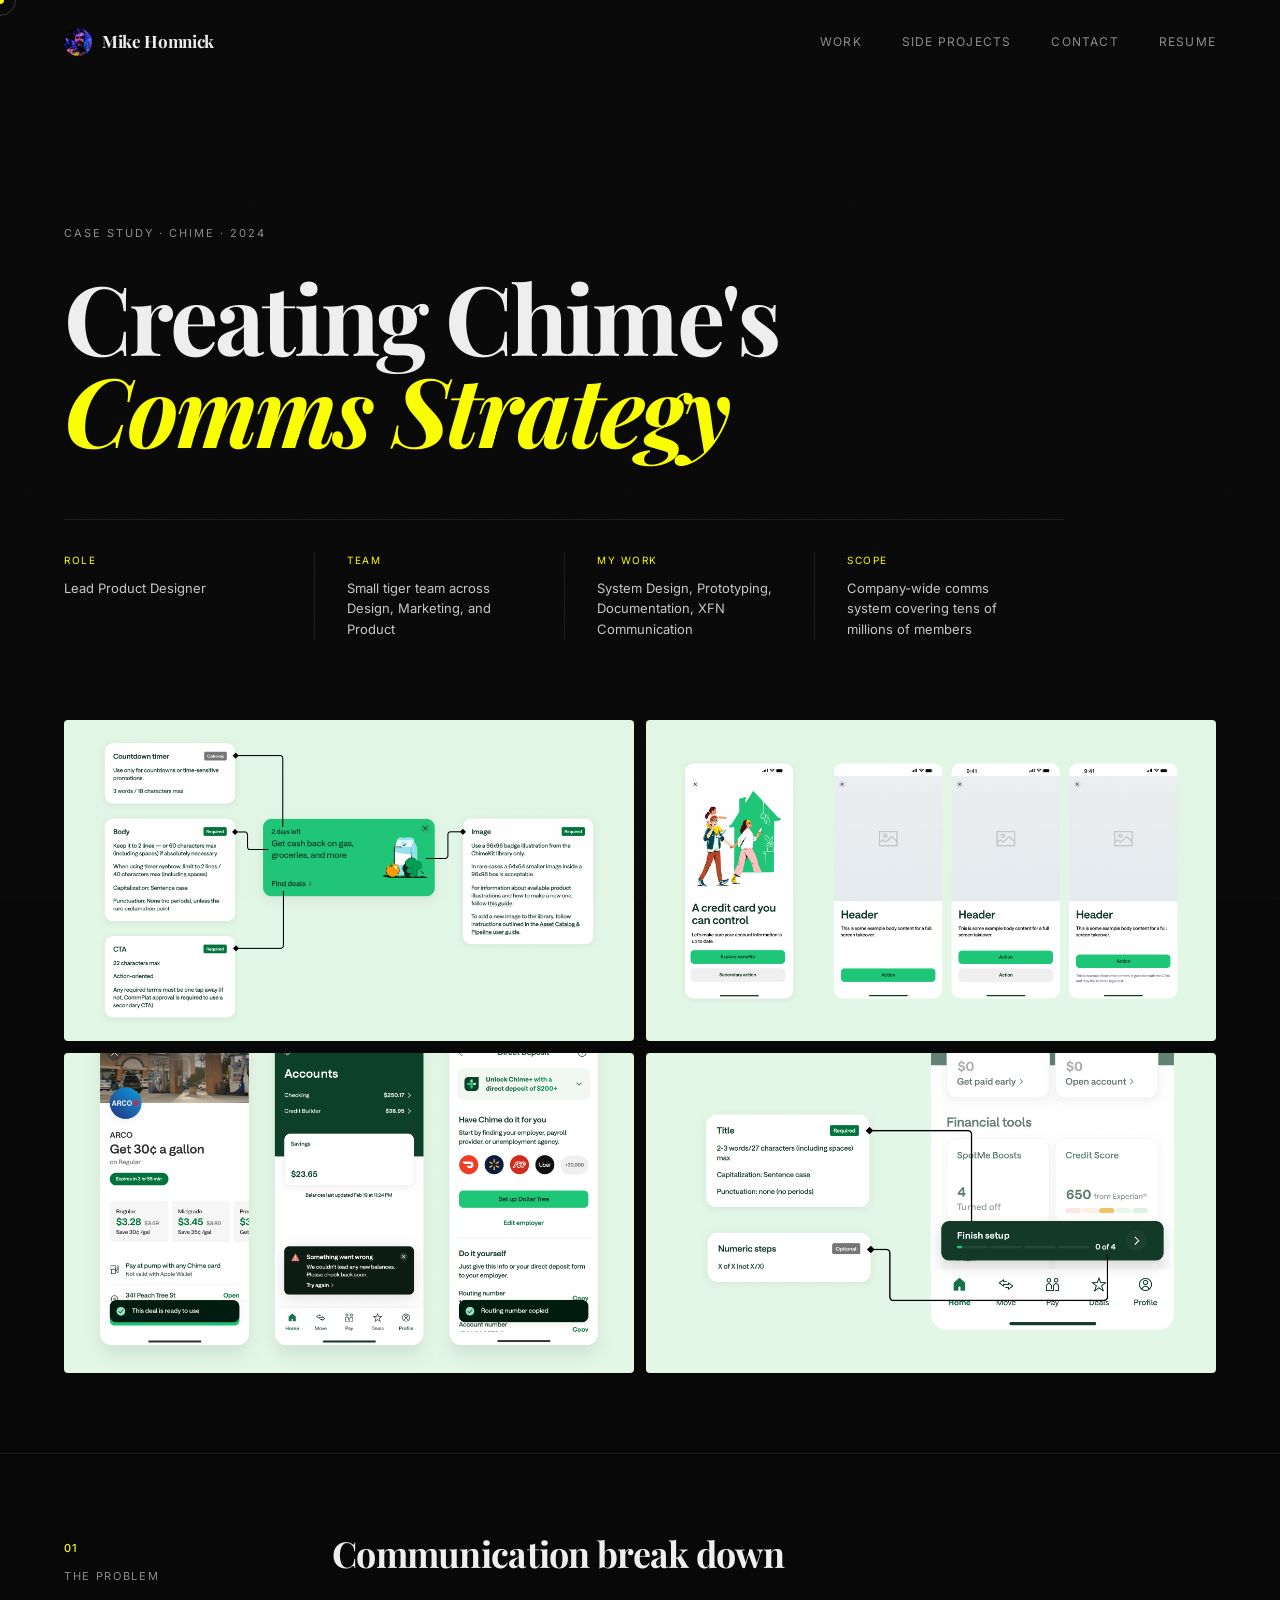
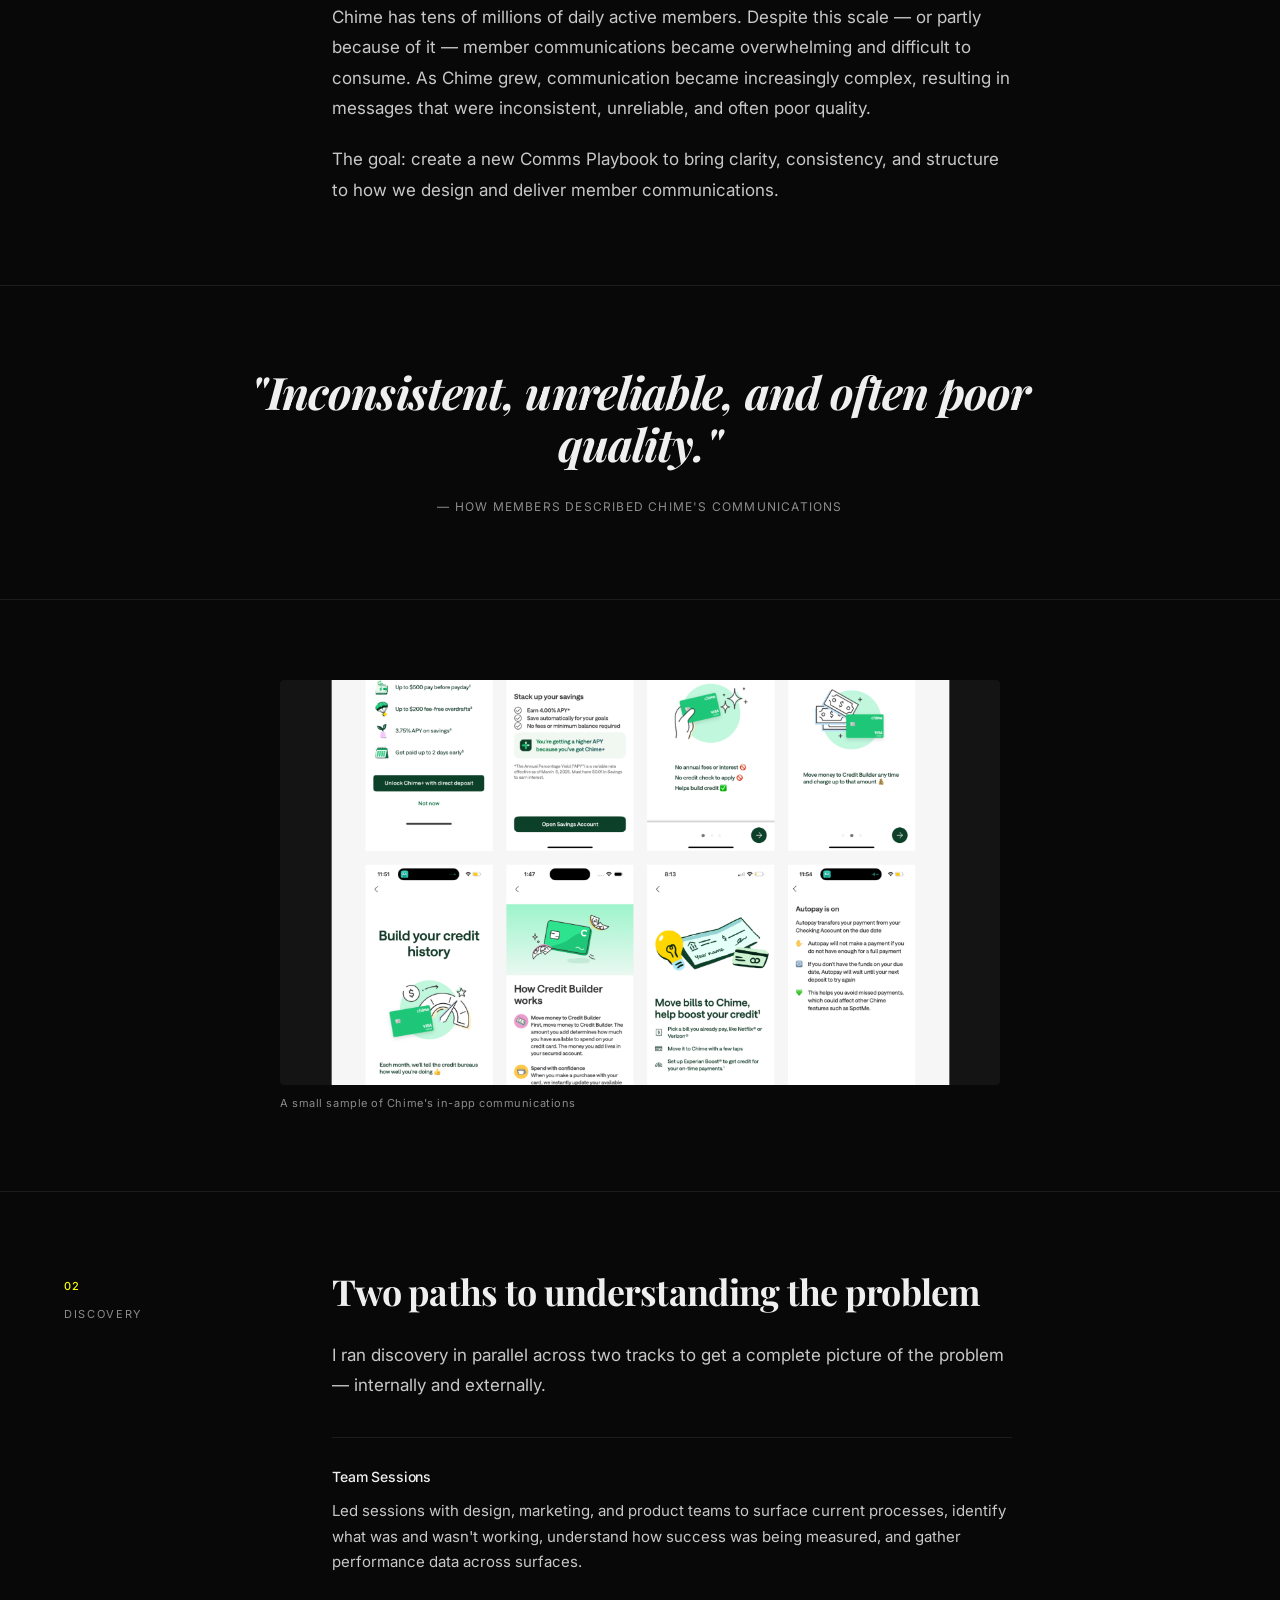
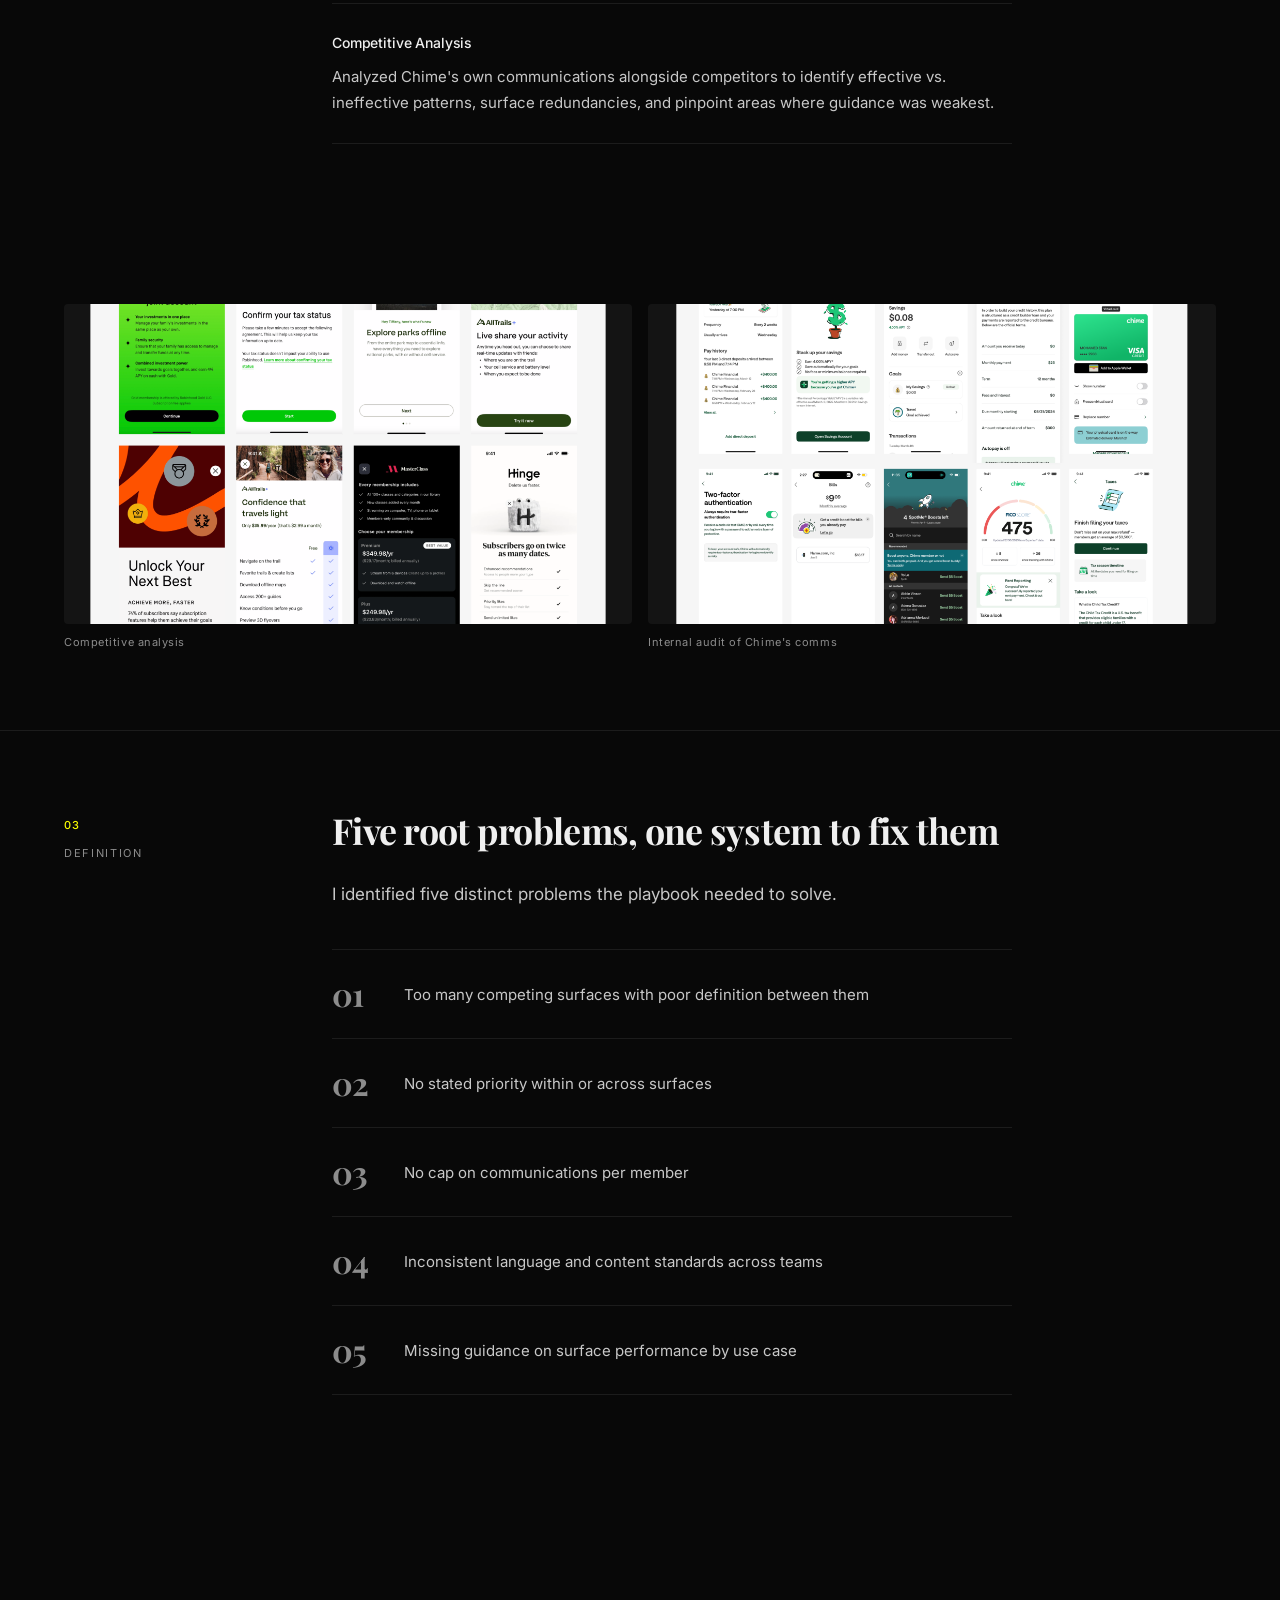
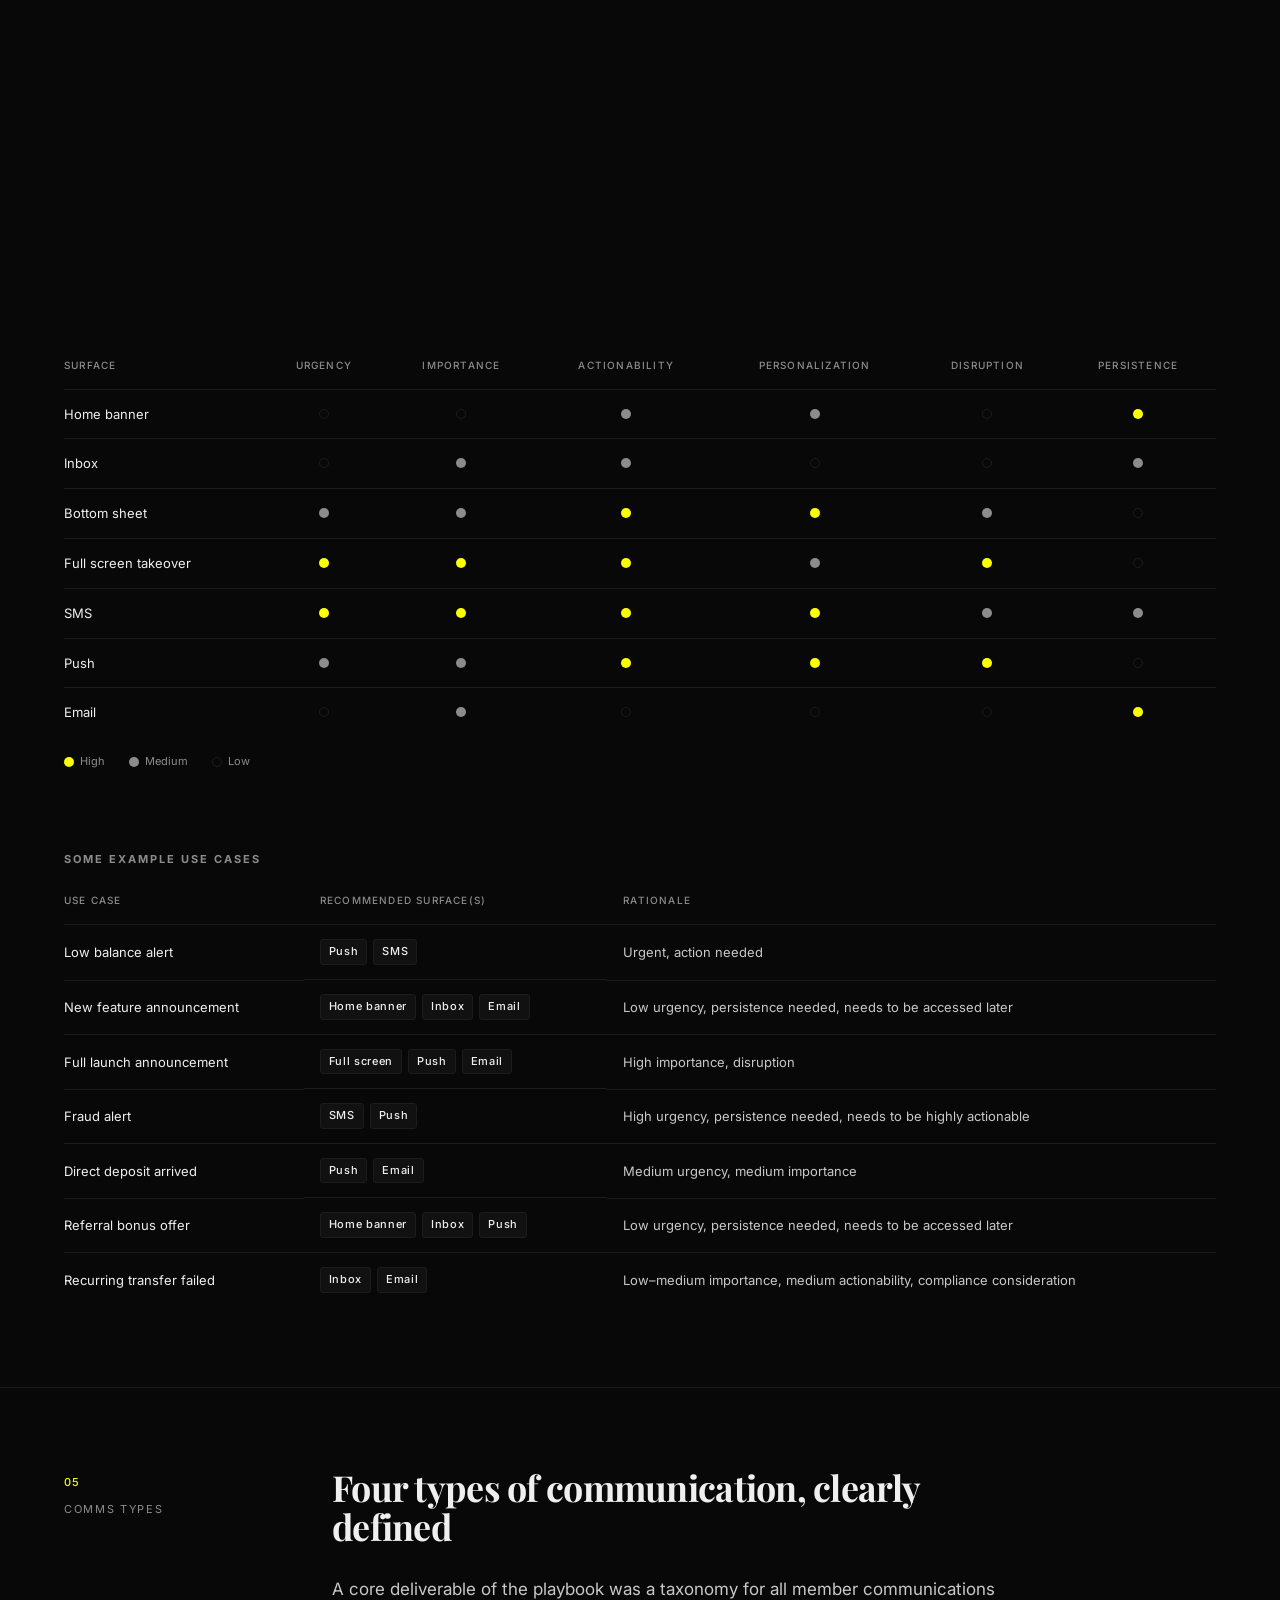
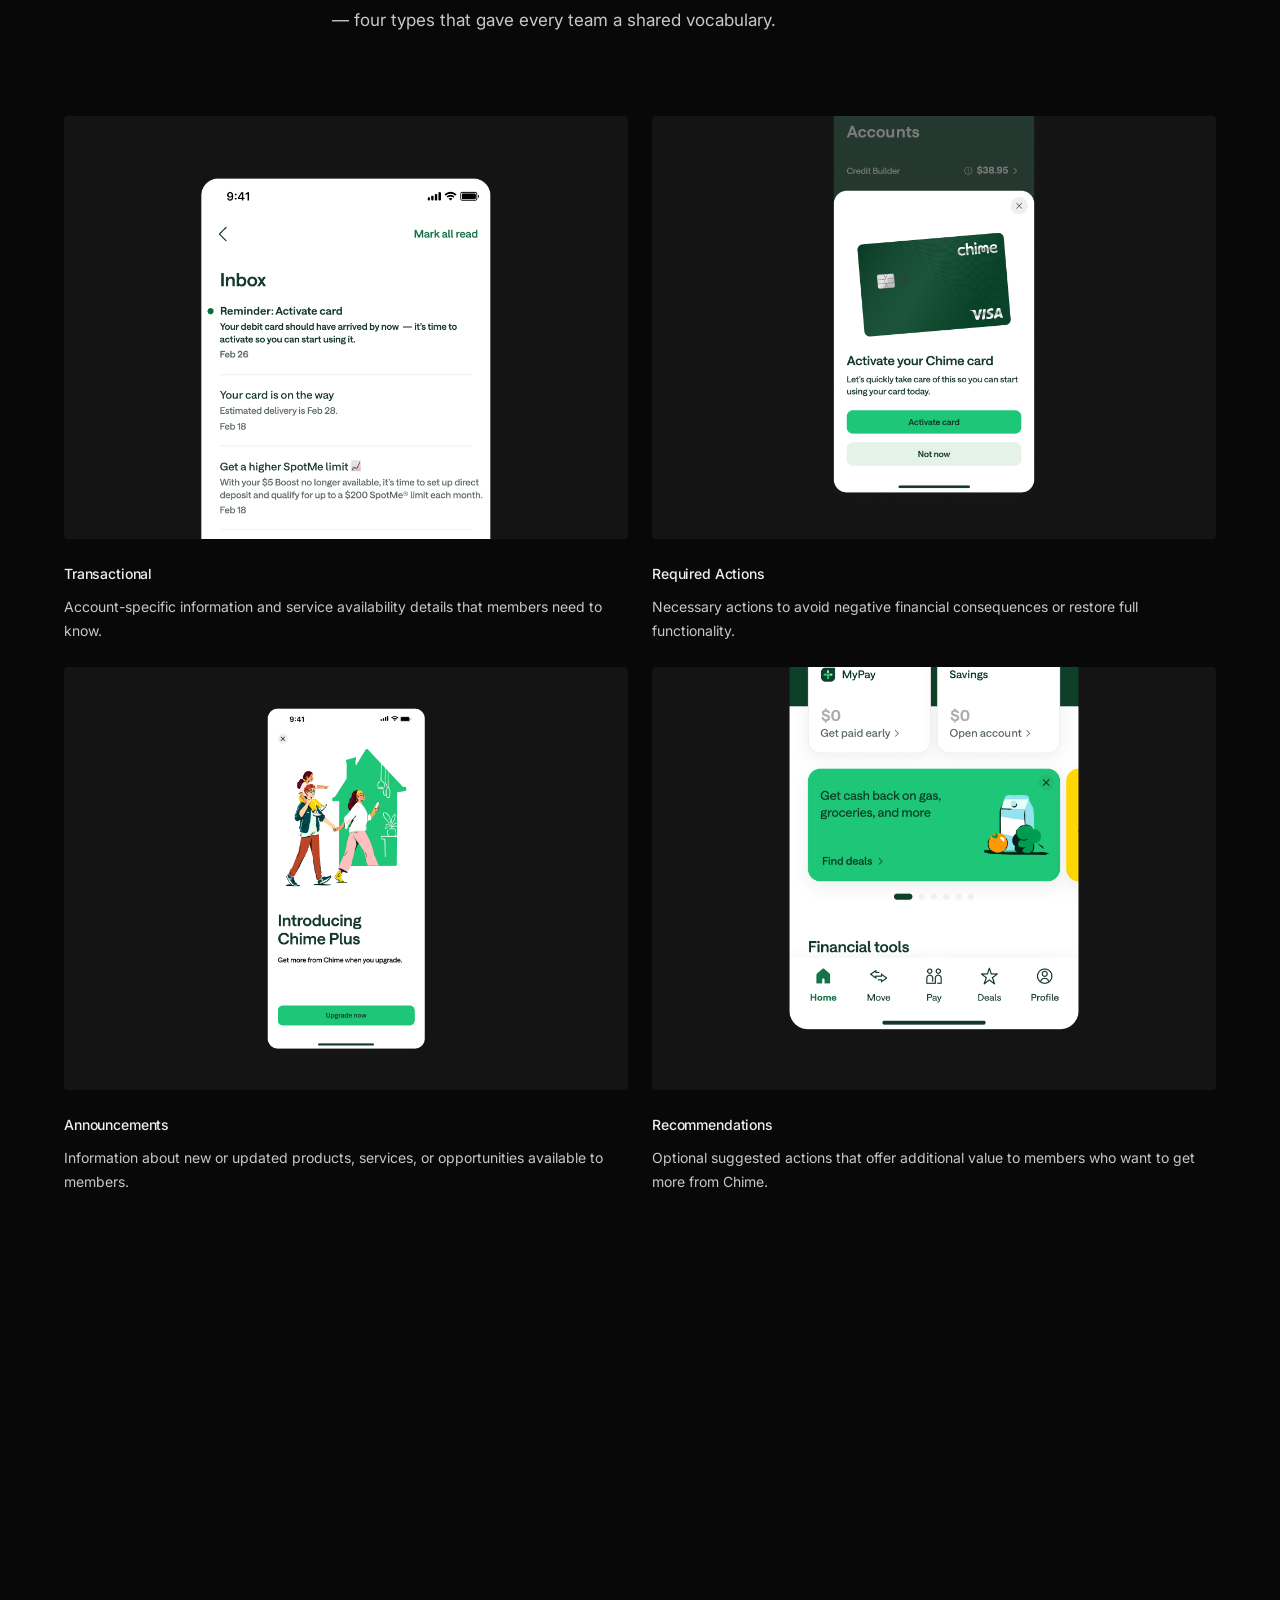
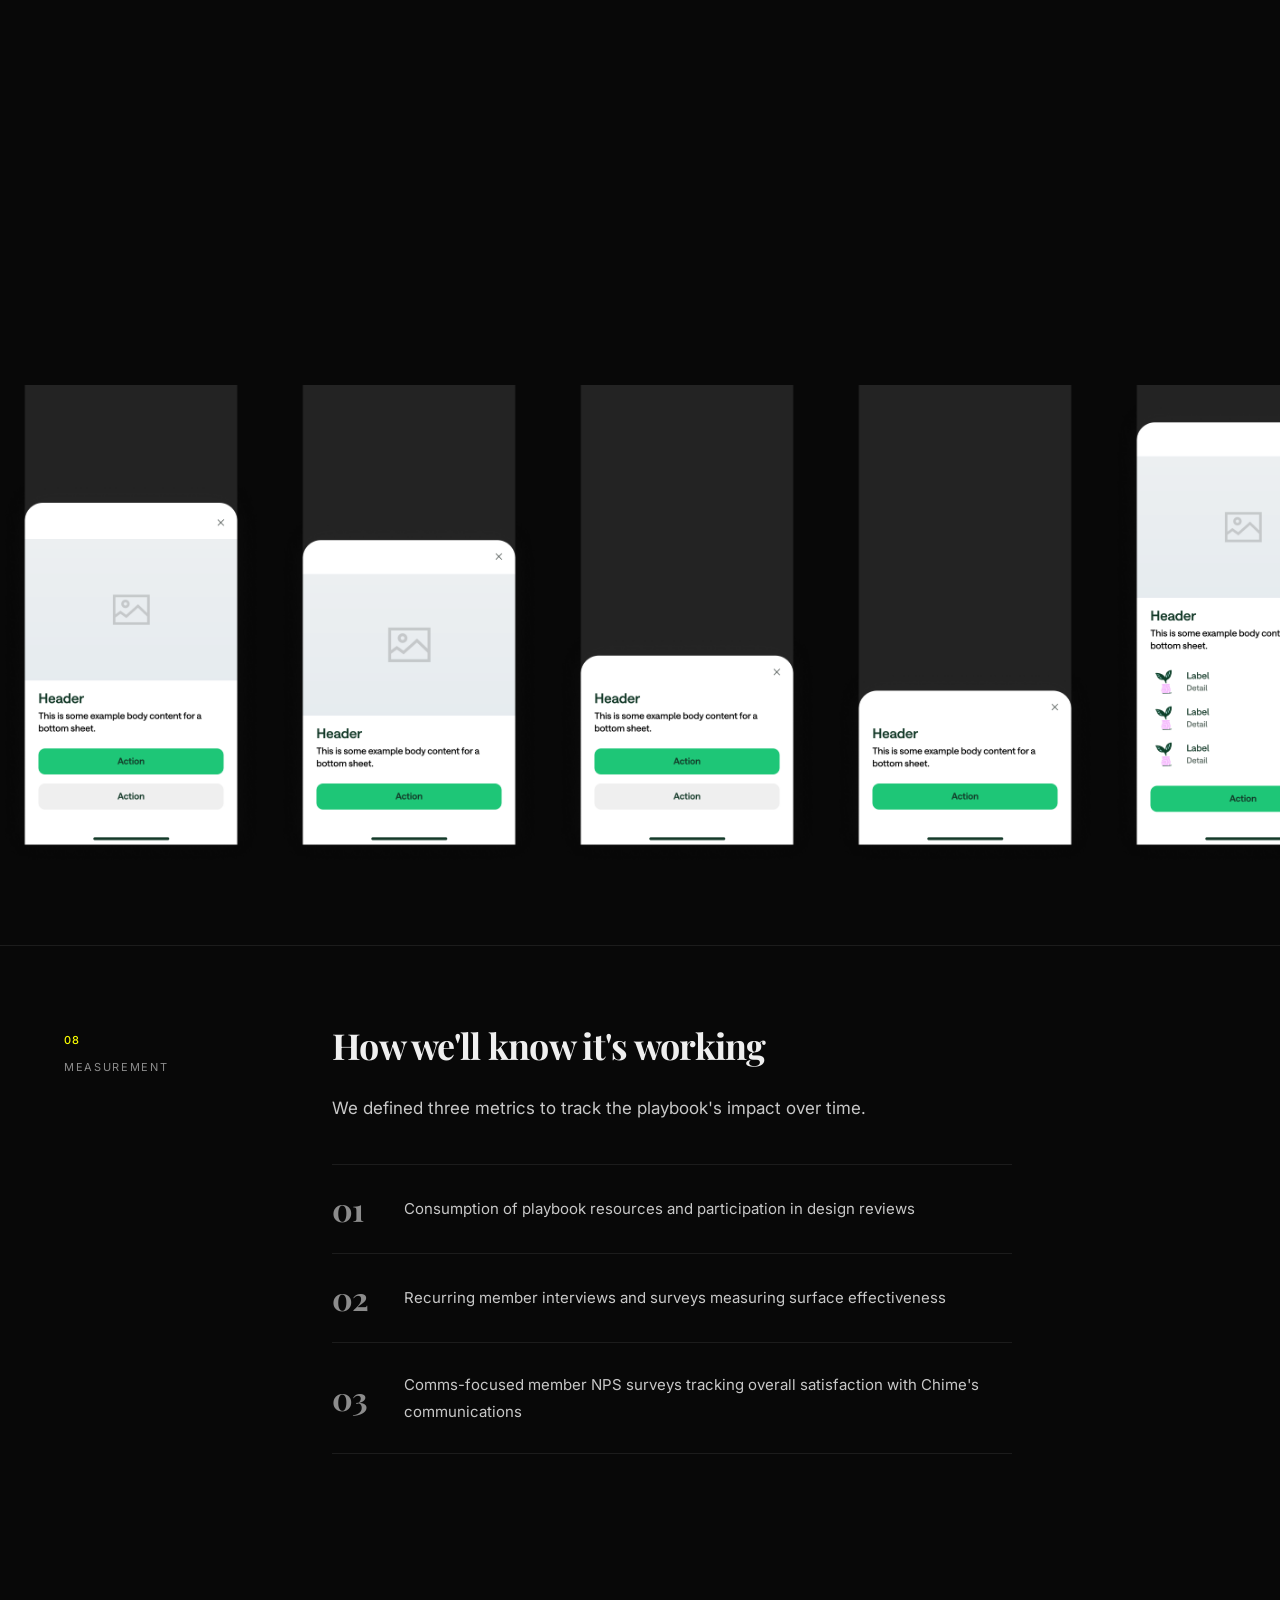
<file: chime-comms-playbook.html>
<!DOCTYPE html>
<html lang="en">
<head>
  <meta charset="UTF-8">
  <meta name="viewport" content="width=device-width, initial-scale=1.0">
  <title>Creating Chime's Comms Strategy — Mike Homnick</title>
  <link rel="preconnect" href="https://fonts.googleapis.com">
  <link rel="preconnect" href="https://fonts.gstatic.com" crossorigin>
  <link href="https://fonts.googleapis.com/css2?family=Playfair+Display:ital,wght@0,700;0,900;1,700&family=Inter:wght@300;400;500&display=swap" rel="stylesheet">
  <link rel="icon" type="image/jpeg" href="images/mike.jpg">
  <link rel="stylesheet" href="style.css">
  <link rel="stylesheet" href="case-study.css">
</head>
<body>

  <!-- Custom Cursor -->
  <div class="cursor" id="cursor"></div>
  <div class="cursor-follower" id="cursor-follower"></div>

  <!-- Navigation -->
  <nav id="nav">
    <a href="index.html" class="nav-logo"><img src="images/mike.jpg" class="nav-avatar" alt="Mike Homnick">Mike Homnick</a>
    <div class="nav-links">
      <a href="index.html#work">Work</a>
      <div class="nav-dropdown">
        <span class="nav-dropdown-trigger">Side Projects</span>
        <div class="nav-dropdown-menu">
          <div class="nav-dropdown-menu-inner">
            <a href="game-dev.html">Game Dev</a>
            <a href="photography.html">Photography</a>
            <a href="music.html">Music</a>
          </div>
        </div>
      </div>
<a href="index.html#contact">Contact</a>
      <a href="resume.pdf" target="_blank" rel="noopener">Resume</a>
    </div>
    <button class="nav-hamburger" id="nav-hamburger" aria-label="Menu">
      <span></span><span></span><span></span>
    </button>
  </nav>

  <!-- Mobile menu -->
  <nav class="nav-mobile-menu" id="nav-mobile-menu">
    <a href="index.html#work">Work</a>
    <div class="nav-mobile-divider"></div>
    <a href="game-dev.html">Game Dev</a>
    <a href="photography.html">Photography</a>
    <a href="music.html">Music</a>
    <div class="nav-mobile-divider"></div>
    <a href="index.html#contact">Contact</a>
    <a href="resume.pdf" target="_blank" rel="noopener">Resume</a>
  </nav>

  <!-- ===================== HERO ===================== -->
  <header class="cs-hero">
    <div class="cs-hero-inner">
      <p class="cs-eyebrow reveal">Case Study · Chime · 2024</p>
      <h1 class="cs-title reveal">Creating Chime's<br><em>Comms Strategy</em></h1>
      <div class="cs-meta reveal">
        <div class="cs-meta-item">
          <span class="cs-meta-label">Role</span>
          <span class="cs-meta-value">Lead Product Designer</span>
        </div>
        <div class="cs-meta-item">
          <span class="cs-meta-label">Team</span>
          <span class="cs-meta-value">Small tiger team across Design, Marketing, and Product</span>
        </div>
        <div class="cs-meta-item">
          <span class="cs-meta-label">My Work</span>
          <span class="cs-meta-value">System Design, Prototyping, Documentation, XFN Communication</span>
        </div>
        <div class="cs-meta-item">
          <span class="cs-meta-label">Scope</span>
          <span class="cs-meta-value">Company-wide comms system covering tens of millions of members</span>
        </div>
      </div>
    </div>
  </header>

  <!-- Hero image -->
  <div class="cs-img-4up reveal">
    <img src="images/comms/Solution_1.png" alt="Solution 1" class="cs-img-real">
    <img src="images/comms/Solution_2.png" alt="Solution 2" class="cs-img-real">
    <img src="images/comms/Solution_3.png" alt="Solution 3" class="cs-img-real">
    <img src="images/comms/Solution_4.png" alt="Solution 4" class="cs-img-real">
  </div>

  <!-- ===================== CONTENT ===================== -->
  <main class="cs-body">

    <!-- 01 · The Problem -->
    <section class="cs-section reveal">
      <div class="cs-section-label">
        <span class="section-num">01</span>
        <span class="section-label">The Problem</span>
      </div>
      <div class="cs-section-content">
        <h2 class="cs-heading">Communication break down</h2>
        <p>Chime has tens of millions of daily active members. Despite this scale — or partly because of it — member communications became overwhelming and difficult to consume. As Chime grew, communication became increasingly complex, resulting in messages that were inconsistent, unreliable, and often poor quality.</p>
        <p>The goal: create a new Comms Playbook to bring clarity, consistency, and structure to how we design and deliver member communications.</p>
      </div>
    </section>

    <!-- Pull quote -->
    <blockquote class="cs-quote reveal">
      <p>"Inconsistent, unreliable, and often poor quality."</p>
      <cite>— How members described Chime's communications</cite>
    </blockquote>

    <div class="cs-img-full reveal">
      <figure style="width: 62.5%; margin: 0 auto;">
        <img src="images/comms/Comms_Comp.png" alt="Competitive Analysis" class="cs-img-real">
        <figcaption>A small sample of Chime's in-app communications</figcaption>
      </figure>
    </div>

    <!-- 02 · Discovery -->
    <section class="cs-section reveal">
      <div class="cs-section-label">
        <span class="section-num">02</span>
        <span class="section-label">Discovery</span>
      </div>
      <div class="cs-section-content">
        <h2 class="cs-heading">Two paths to understanding the problem</h2>
        <p>I ran discovery in parallel across two tracks to get a complete picture of the problem — internally and externally.</p>

        <div class="cs-cards">
          <div class="cs-card">
            <h4>Team Sessions</h4>
            <p>Led sessions with design, marketing, and product teams to surface current processes, identify what was and wasn't working, understand how success was being measured, and gather performance data across surfaces.</p>
          </div>
          <div class="cs-card">
            <h4>Competitive Analysis</h4>
            <p>Analyzed Chime's own communications alongside competitors to identify effective vs. ineffective patterns, surface redundancies, and pinpoint areas where guidance was weakest.</p>
          </div>
        </div>
      </div>
    </section>

    <!-- Image -->
    <div class="cs-img-pair reveal">
      <figure>
        <img src="images/comms/Comms_Comp2.png" alt="Competitive Analysis" class="cs-img-real">
        <figcaption>Competitive analysis</figcaption>
      </figure>
      <figure>
        <img src="images/comms/Comms_Comp3.png" alt="Internal Audit" class="cs-img-real">
        <figcaption>Internal audit of Chime's comms</figcaption>
      </figure>
    </div>

    <!-- 03 · Definition -->
    <section class="cs-section reveal">
      <div class="cs-section-label">
        <span class="section-num">03</span>
        <span class="section-label">Definition</span>
      </div>
      <div class="cs-section-content">
        <h2 class="cs-heading">Five root problems, one system to fix them</h2>
        <p>I identified five distinct problems the playbook needed to solve.</p>

        <div class="cs-findings">
          <div class="cs-finding">
            <span class="cs-finding-num">01</span>
            <p>Too many competing surfaces with poor definition between them</p>
          </div>
          <div class="cs-finding">
            <span class="cs-finding-num">02</span>
            <p>No stated priority within or across surfaces</p>
          </div>
          <div class="cs-finding">
            <span class="cs-finding-num">03</span>
            <p>No cap on communications per member</p>
          </div>
          <div class="cs-finding">
            <span class="cs-finding-num">04</span>
            <p>Inconsistent language and content standards across teams</p>
          </div>
          <div class="cs-finding">
            <span class="cs-finding-num">05</span>
            <p>Missing guidance on surface performance by use case</p>
          </div>
        </div>
      </div>
    </section>


    <!-- 04 · Surface Ranking System -->
    <section class="cs-section reveal">
      <div class="cs-section-label">
        <span class="section-num">04</span>
        <span class="section-label">Surface Ranking</span>
      </div>
      <div class="cs-section-content">
        <h2 class="cs-heading">A ranking system for every surface</h2>
        <p>To bring order to competing surfaces, I created a ranking system that evaluated each communications surface against six criteria — enabling teams to confidently assign the right surface to any use case.</p>
        <p>This gave every team a shared framework for decision-making rather than relying on tribal knowledge or gut instinct.</p>
      </div>
    </section>

    <!-- Surface ranking dot matrix -->
    <div class="cs-ranking-wrap reveal">
      <table class="cs-ranking-table">
        <thead>
          <tr>
            <th class="cs-rank-surface">Surface</th>
            <th>Urgency</th>
            <th>Importance</th>
            <th>Actionability</th>
            <th>Personalization</th>
            <th>Disruption</th>
            <th>Persistence</th>
          </tr>
        </thead>
        <tbody>
          <tr>
            <td class="cs-rank-surface">Home banner</td>
            <td><span class="dot dot-low"></span></td>
            <td><span class="dot dot-low"></span></td>
            <td><span class="dot dot-mid"></span></td>
            <td><span class="dot dot-mid"></span></td>
            <td><span class="dot dot-low"></span></td>
            <td><span class="dot dot-high"></span></td>
          </tr>
          <tr>
            <td class="cs-rank-surface">Inbox</td>
            <td><span class="dot dot-low"></span></td>
            <td><span class="dot dot-mid"></span></td>
            <td><span class="dot dot-mid"></span></td>
            <td><span class="dot dot-low"></span></td>
            <td><span class="dot dot-low"></span></td>
            <td><span class="dot dot-mid"></span></td>
          </tr>
          <tr>
            <td class="cs-rank-surface">Bottom sheet</td>
            <td><span class="dot dot-mid"></span></td>
            <td><span class="dot dot-mid"></span></td>
            <td><span class="dot dot-high"></span></td>
            <td><span class="dot dot-high"></span></td>
            <td><span class="dot dot-mid"></span></td>
            <td><span class="dot dot-low"></span></td>
          </tr>
          <tr>
            <td class="cs-rank-surface">Full screen takeover</td>
            <td><span class="dot dot-high"></span></td>
            <td><span class="dot dot-high"></span></td>
            <td><span class="dot dot-high"></span></td>
            <td><span class="dot dot-mid"></span></td>
            <td><span class="dot dot-high"></span></td>
            <td><span class="dot dot-low"></span></td>
          </tr>
          <tr>
            <td class="cs-rank-surface">SMS</td>
            <td><span class="dot dot-high"></span></td>
            <td><span class="dot dot-high"></span></td>
            <td><span class="dot dot-high"></span></td>
            <td><span class="dot dot-high"></span></td>
            <td><span class="dot dot-mid"></span></td>
            <td><span class="dot dot-mid"></span></td>
          </tr>
          <tr>
            <td class="cs-rank-surface">Push</td>
            <td><span class="dot dot-mid"></span></td>
            <td><span class="dot dot-mid"></span></td>
            <td><span class="dot dot-high"></span></td>
            <td><span class="dot dot-high"></span></td>
            <td><span class="dot dot-high"></span></td>
            <td><span class="dot dot-low"></span></td>
          </tr>
          <tr>
            <td class="cs-rank-surface">Email</td>
            <td><span class="dot dot-low"></span></td>
            <td><span class="dot dot-mid"></span></td>
            <td><span class="dot dot-low"></span></td>
            <td><span class="dot dot-low"></span></td>
            <td><span class="dot dot-low"></span></td>
            <td><span class="dot dot-high"></span></td>
          </tr>
        </tbody>
      </table>
      <div class="cs-ranking-legend">
        <span><span class="dot dot-high"></span> High</span>
        <span><span class="dot dot-mid"></span> Medium</span>
        <span><span class="dot dot-low"></span> Low</span>
      </div>
    </div>

    <!-- Use case to surface matrix -->
    <div class="cs-ranking-wrap reveal">
      <h3 style="font-family: var(--sans); font-size: 11px; letter-spacing: 0.18em; text-transform: uppercase; color: var(--muted); margin-bottom: 24px;">Some example use cases</h3>
      <table class="cs-ranking-table cs-usecase-table">
        <thead>
          <tr>
            <th class="cs-rank-surface">Use Case</th>
            <th style="text-align: left;">Recommended Surface(s)</th>
            <th style="text-align: left;">Rationale</th>
          </tr>
        </thead>
        <tbody>
          <tr>
            <td class="cs-rank-surface">Low balance alert</td>
            <td class="cs-usecase-surfaces"><span class="cs-surface-tag">Push</span><span class="cs-surface-tag">SMS</span></td>
            <td class="cs-usecase-rationale">Urgent, action needed</td>
          </tr>
          <tr>
            <td class="cs-rank-surface">New feature announcement</td>
            <td class="cs-usecase-surfaces"><span class="cs-surface-tag">Home banner</span><span class="cs-surface-tag">Inbox</span><span class="cs-surface-tag">Email</span></td>
            <td class="cs-usecase-rationale">Low urgency, persistence needed, needs to be accessed later</td>
          </tr>
          <tr>
            <td class="cs-rank-surface">Full launch announcement</td>
            <td class="cs-usecase-surfaces"><span class="cs-surface-tag">Full screen</span><span class="cs-surface-tag">Push</span><span class="cs-surface-tag">Email</span></td>
            <td class="cs-usecase-rationale">High importance, disruption</td>
          </tr>
          <tr>
            <td class="cs-rank-surface">Fraud alert</td>
            <td class="cs-usecase-surfaces"><span class="cs-surface-tag">SMS</span><span class="cs-surface-tag">Push</span></td>
            <td class="cs-usecase-rationale">High urgency, persistence needed, needs to be highly actionable</td>
          </tr>
          <tr>
            <td class="cs-rank-surface">Direct deposit arrived</td>
            <td class="cs-usecase-surfaces"><span class="cs-surface-tag">Push</span><span class="cs-surface-tag">Email</span></td>
            <td class="cs-usecase-rationale">Medium urgency, medium importance</td>
          </tr>
          <tr>
            <td class="cs-rank-surface">Referral bonus offer</td>
            <td class="cs-usecase-surfaces"><span class="cs-surface-tag">Home banner</span><span class="cs-surface-tag">Inbox</span><span class="cs-surface-tag">Push</span></td>
            <td class="cs-usecase-rationale">Low urgency, persistence needed, needs to be accessed later</td>
          </tr>
          <tr>
            <td class="cs-rank-surface">Recurring transfer failed</td>
            <td class="cs-usecase-surfaces"><span class="cs-surface-tag">Inbox</span><span class="cs-surface-tag">Email</span></td>
            <td class="cs-usecase-rationale">Low–medium importance, medium actionability, compliance consideration</td>
          </tr>
        </tbody>
      </table>
    </div>

    <!-- 05 · Four Comms Types -->
    <section class="cs-section reveal">
      <div class="cs-section-label">
        <span class="section-num">05</span>
        <span class="section-label">Comms Types</span>
      </div>
      <div class="cs-section-content">
        <h2 class="cs-heading">Four types of communication, clearly defined</h2>
        <p>A core deliverable of the playbook was a taxonomy for all member communications — four types that gave every team a shared vocabulary.</p>
      </div>
    </section>

    <div class="cs-concepts cs-concepts--2x2 reveal">
      <div class="cs-concept">
        <img src="images/comms/transactional.png" alt="Transactional" class="cs-img-real cs-img-concept">
        <h4>Transactional</h4>
        <p>Account-specific information and service availability details that members need to know.</p>
      </div>
      <div class="cs-concept">
        <img src="images/comms/required.png" alt="Required Actions" class="cs-img-real cs-img-concept">
        <h4>Required Actions</h4>
        <p>Necessary actions to avoid negative financial consequences or restore full functionality.</p>
      </div>
      <div class="cs-concept">
        <img src="images/comms/announcements.png" alt="Announcements" class="cs-img-real cs-img-concept">
        <h4>Announcements</h4>
        <p>Information about new or updated products, services, or opportunities available to members.</p>
      </div>
      <div class="cs-concept">
        <img src="images/comms/recommendations.png" alt="Recommendations" class="cs-img-real cs-img-concept">
        <h4>Recommendations</h4>
        <p>Optional suggested actions that offer additional value to members who want to get more from Chime.</p>
      </div>
    </div>

    <!-- 06 · Key Learning -->
    <section class="cs-section reveal">
      <div class="cs-section-label">
        <span class="section-num">06</span>
        <span class="section-label">Key Learning</span>
      </div>
      <div class="cs-section-content">
        <h2 class="cs-heading">Company-wide projects require a different playbook</h2>
        <p>A previous iteration of this project failed — and understanding why shaped how we approached this one. The lesson was hard-won: a project that impacts every team at the company is anything but straightforward.</p>
        <p>Success required three things that had been missing before:</p>
        <ul class="cs-list">
          <li>Clear executive communication of the project's scope and impact</li>
          <li>Early cross-functional inclusion, not a late-stage handoff</li>
          <li>Demonstrable, tangible value delivered to every participating team</li>
        </ul>
      </div>
    </section>

    <!-- Pull quote -->
    <blockquote class="cs-quote reveal">
      <p>"There's no way around it — a project that impacts every team at the company is anything but straightforward."</p>
      <cite>— Key project learning</cite>
    </blockquote>

    <!-- 07 · Deliverables -->
    <section class="cs-section reveal">
      <div class="cs-section-label">
        <span class="section-num">07</span>
        <span class="section-label">Deliverables</span>
      </div>
      <div class="cs-section-content">
        <h2 class="cs-heading">A complete system, not just a document</h2>
        <p>The Comms Playbook shipped as a comprehensive system spanning multiple workstreams.</p>

        <div class="cs-cards">
          <div class="cs-card">
            <h4>The Playbook</h4>
            <p>Component specifications, content guidelines, tone of voice standards, implementation guides, templates, and usage examples — all in one place.</p>
          </div>
          <div class="cs-card">
            <h4>Custom Comms GPT</h4>
            <p>A bespoke AI tool trained on the playbook to give teams real-time guidance when creating communications.</p>
          </div>
          <div class="cs-card">
            <h4>Figma Plugin</h4>
            <p>A plugin that surfaces playbook guidance directly inside Figma, meeting designers where they already work.</p>
          </div>
        </div>
      </div>
    </section>

    <div class="cs-img-pair reveal">
      <img src="images/comms/decision_tree.png" alt="Decision Tree" class="cs-img-real">
      <img src="images/comms/commsGPT.webp" alt="Comms GPT" class="cs-img-real">
    </div>

    <!-- Scrolling image strip -->
    <div class="cs-scroll-strip reveal">
      <div class="cs-scroll-track">
        <img src="images/comms/templates1.png" alt="Template 1">
        <img src="images/comms/templates2.png" alt="Template 2">
        <img src="images/comms/templates3.png" alt="Template 3">
        <img src="images/comms/templates4.png" alt="Template 4">
        <img src="images/comms/templates5.png" alt="Template 5">
        <img src="images/comms/templates6.png" alt="Template 6">
        <img src="images/comms/templates7.png" alt="Template 7">
        <img src="images/comms/templates8.png" alt="Template 8">
        <img src="images/comms/templates9.png" alt="Template 9">
        <!-- Duplicate for seamless loop -->
        <img src="images/comms/templates1.png" alt="" aria-hidden="true">
        <img src="images/comms/templates2.png" alt="" aria-hidden="true">
        <img src="images/comms/templates3.png" alt="" aria-hidden="true">
        <img src="images/comms/templates4.png" alt="" aria-hidden="true">
        <img src="images/comms/templates5.png" alt="" aria-hidden="true">
        <img src="images/comms/templates6.png" alt="" aria-hidden="true">
        <img src="images/comms/templates7.png" alt="" aria-hidden="true">
        <img src="images/comms/templates8.png" alt="" aria-hidden="true">
        <img src="images/comms/templates9.png" alt="" aria-hidden="true">
      </div>
    </div>

    <!-- 08 · Measurement -->
    <section class="cs-section reveal">
      <div class="cs-section-label">
        <span class="section-num">08</span>
        <span class="section-label">Measurement</span>
      </div>
      <div class="cs-section-content">
        <h2 class="cs-heading">How we'll know it's working</h2>
        <p>We defined three metrics to track the playbook's impact over time.</p>

        <div class="cs-findings">
          <div class="cs-finding">
            <span class="cs-finding-num">01</span>
            <p>Consumption of playbook resources and participation in design reviews</p>
          </div>
          <div class="cs-finding">
            <span class="cs-finding-num">02</span>
            <p>Recurring member interviews and surveys measuring surface effectiveness</p>
          </div>
          <div class="cs-finding">
            <span class="cs-finding-num">03</span>
            <p>Comms-focused member NPS surveys tracking overall satisfaction with Chime's communications</p>
          </div>
        </div>
      </div>
    </section>

  </main>

  <!-- Closing statement -->
  <div class="cs-closing reveal">
    <p>System-level design is hard to get right — but when it works, the impact is visible everywhere. This was a challenging, but really satisfying project to lead.</p>
  </div>

  <!-- ===================== FOOTER NAV ===================== -->
  <div class="cs-next reveal">
    <a href="index.html#work" class="cs-back">← All Work</a>
    <a href="chime-mypay.html" class="cs-next-project">
      <span class="cs-next-label">Previous Project</span>
      <span class="cs-next-title">Launching Chime's MyPay Feature →</span>
    </a>
  </div>

  <script src="script.js"></script>
</body>
</html>
</file>
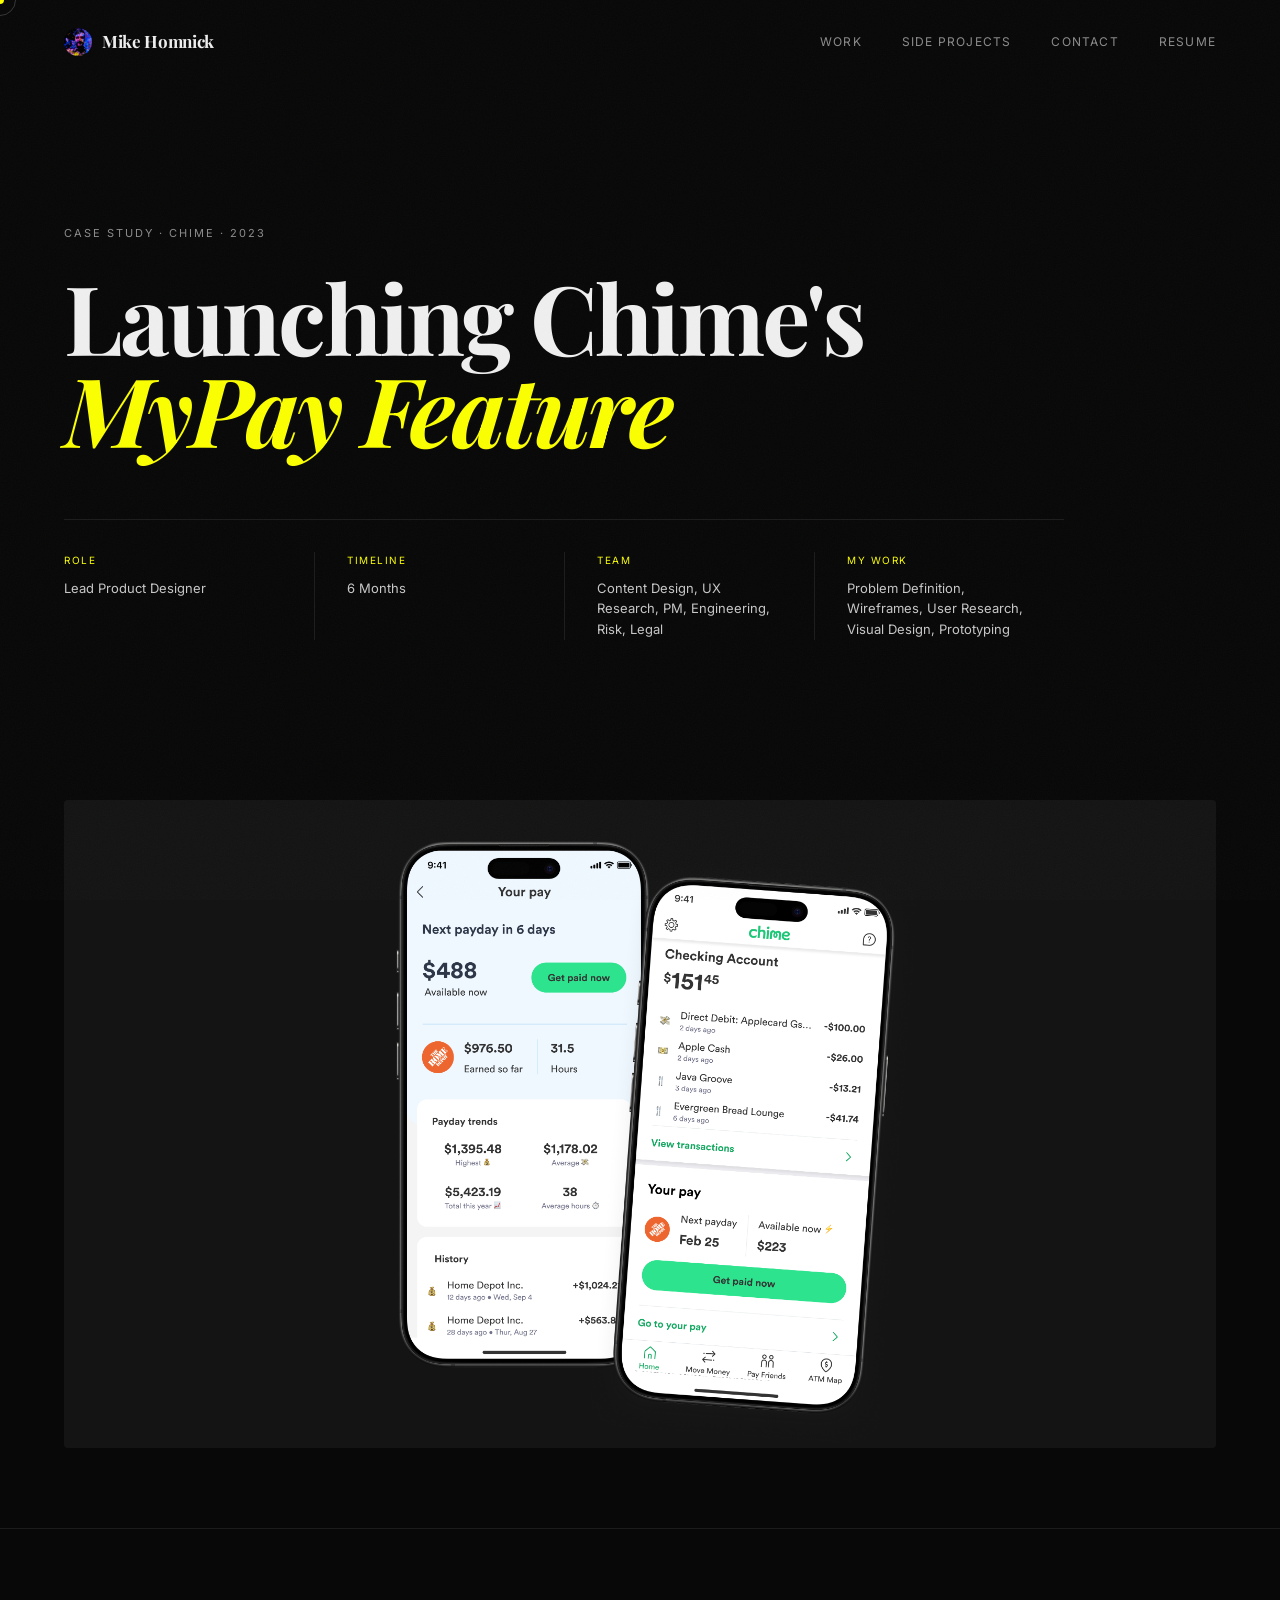
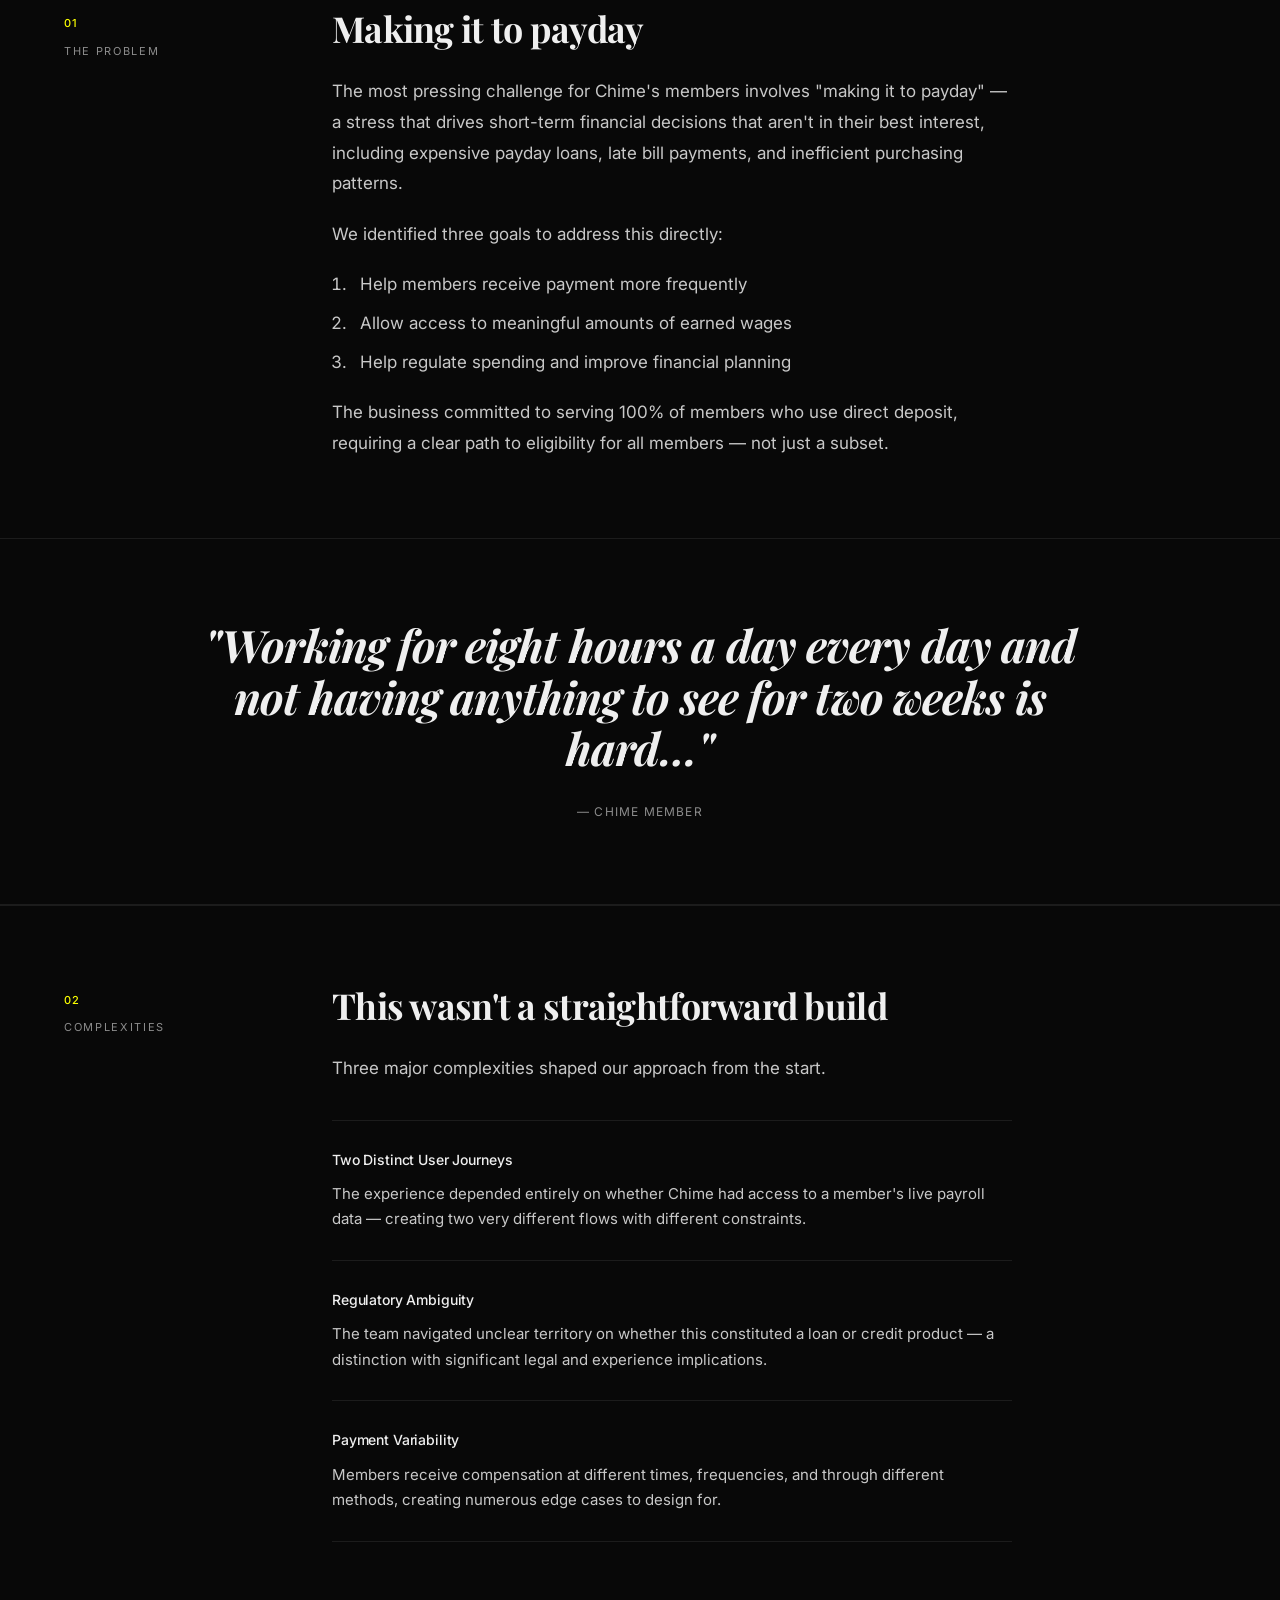
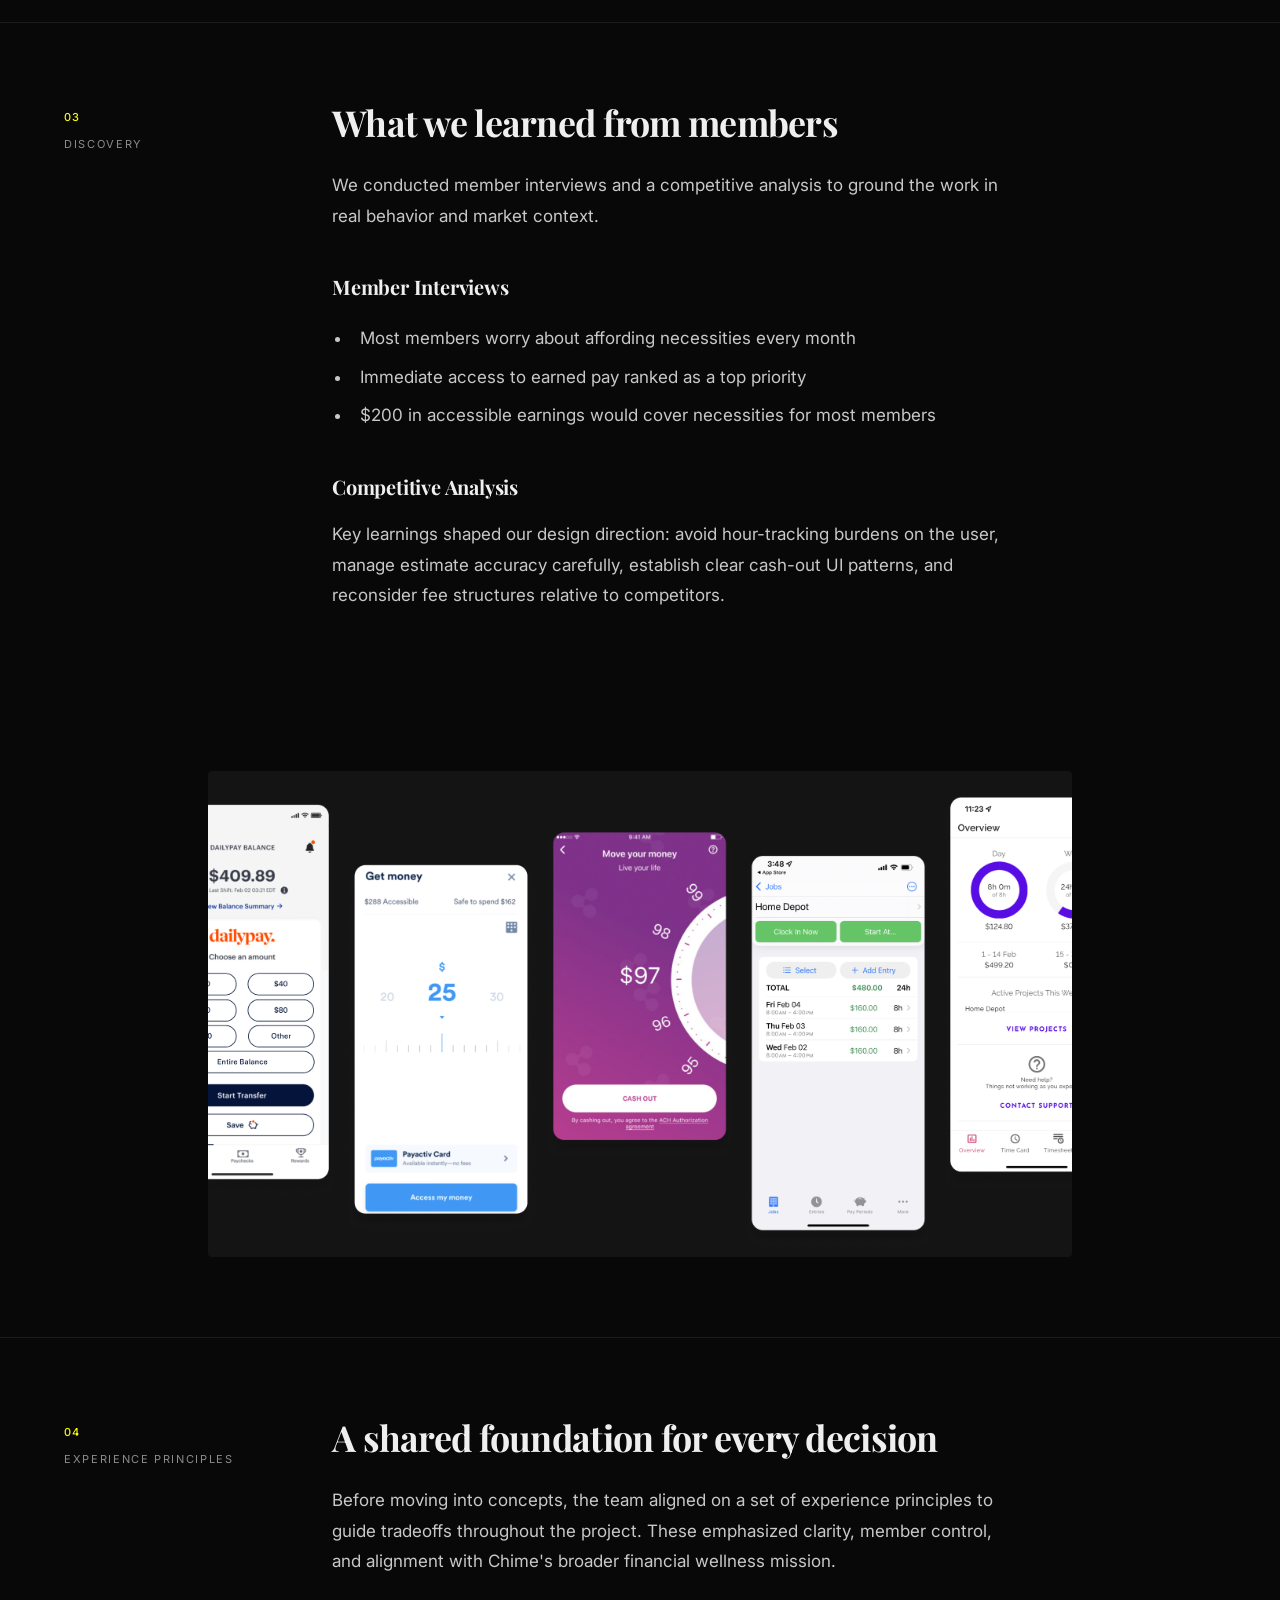
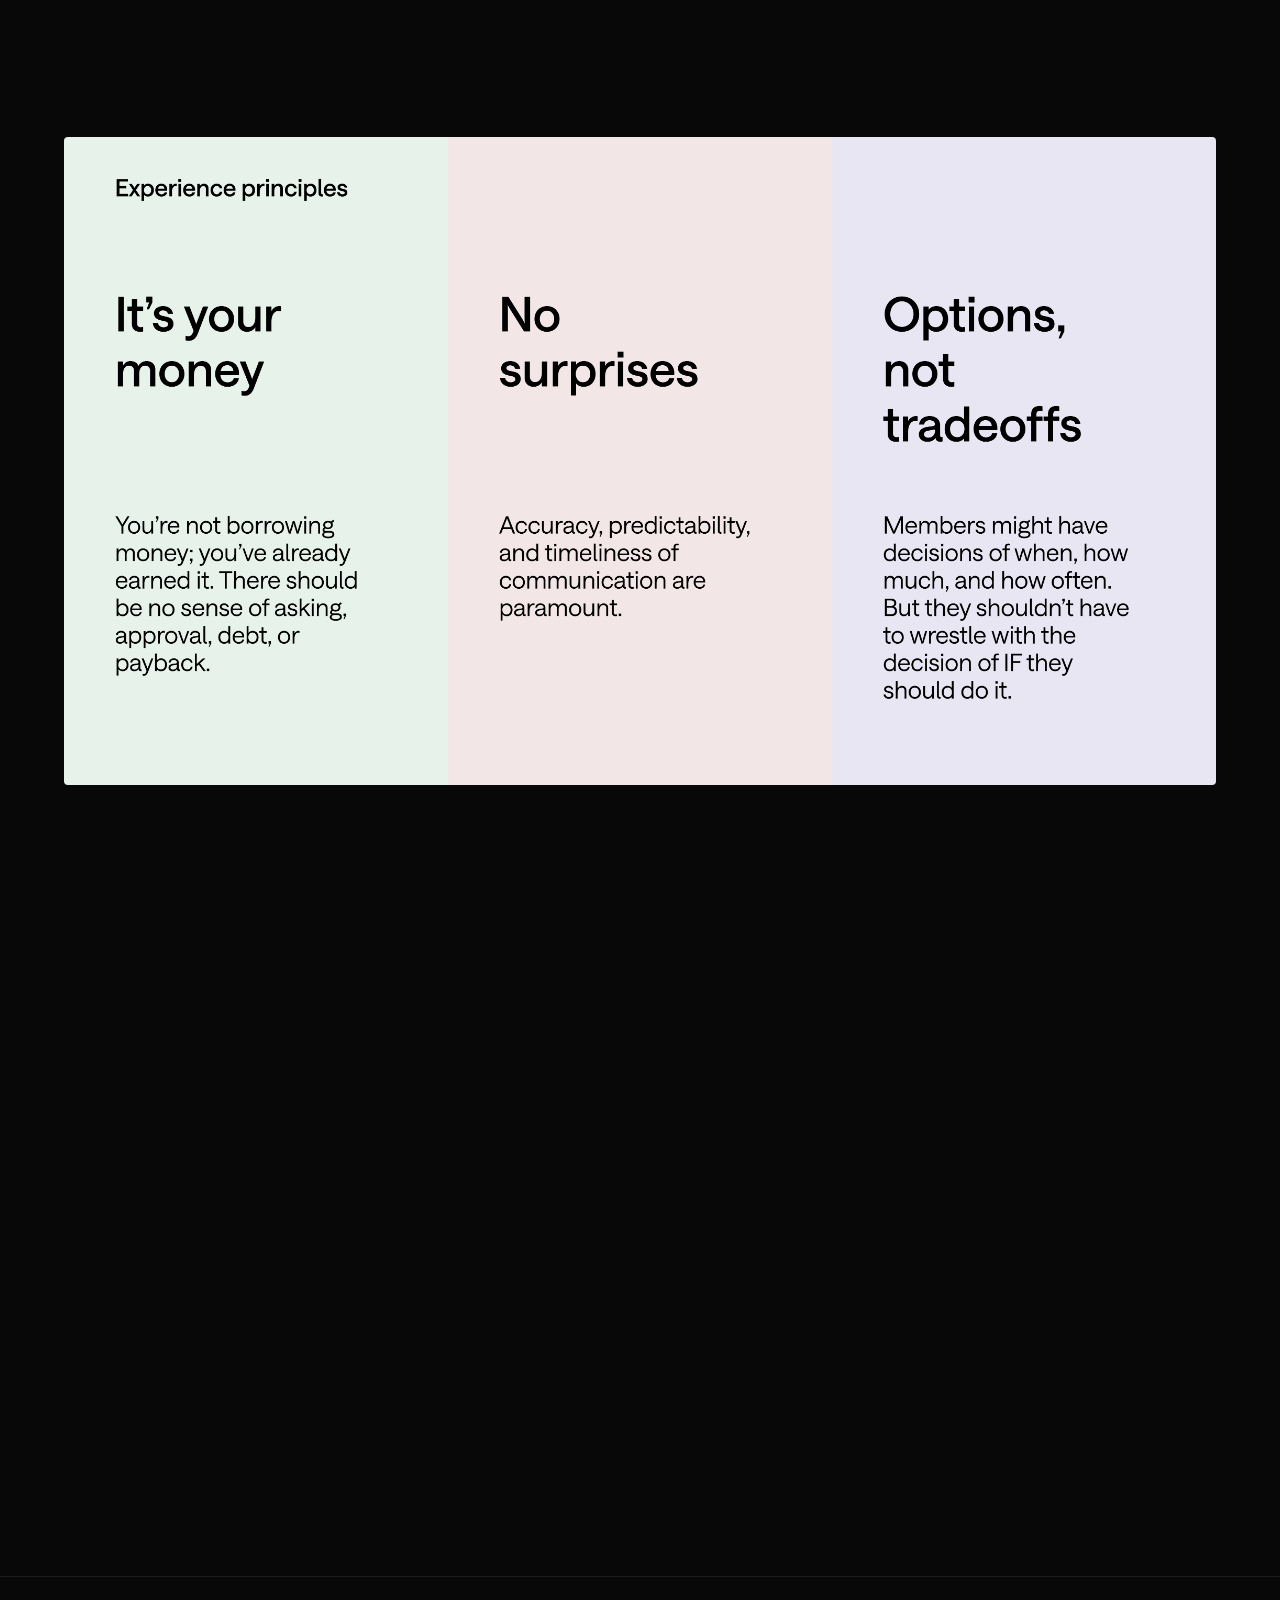
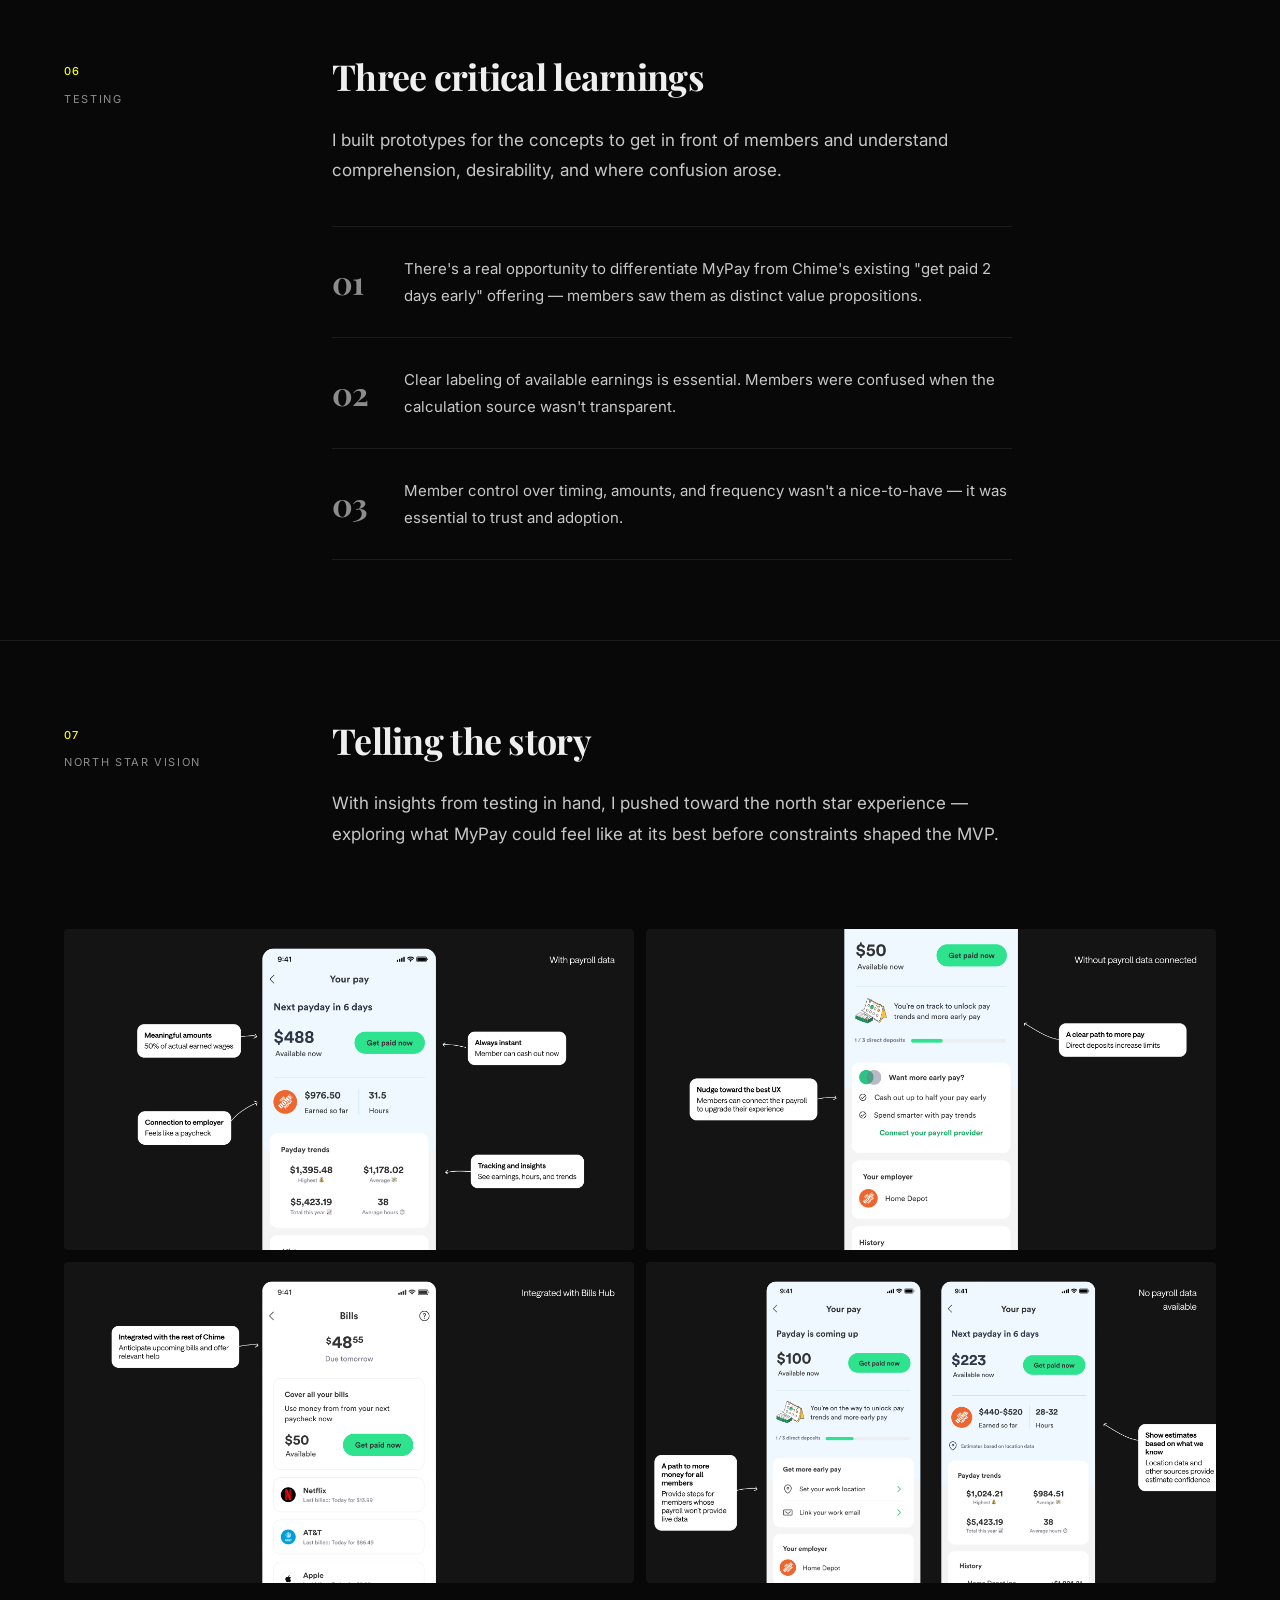
<file: chime-mypay.html>
<!DOCTYPE html>
<html lang="en">
<head>
  <meta charset="UTF-8">
  <meta name="viewport" content="width=device-width, initial-scale=1.0">
  <title>Launching Chime's MyPay Feature — Mike Homnick</title>
  <link rel="preconnect" href="https://fonts.googleapis.com">
  <link rel="preconnect" href="https://fonts.gstatic.com" crossorigin>
  <link href="https://fonts.googleapis.com/css2?family=Playfair+Display:ital,wght@0,700;0,900;1,700&family=Inter:wght@300;400;500&display=swap" rel="stylesheet">
  <link rel="icon" type="image/jpeg" href="images/mike.jpg">
  <link rel="stylesheet" href="style.css">
  <link rel="stylesheet" href="case-study.css">
</head>
<body>

  <!-- Custom Cursor -->
  <div class="cursor" id="cursor"></div>
  <div class="cursor-follower" id="cursor-follower"></div>

  <!-- Navigation -->
  <nav id="nav">
    <a href="index.html" class="nav-logo"><img src="images/mike.jpg" class="nav-avatar" alt="Mike Homnick">Mike Homnick</a>
    <div class="nav-links">
      <a href="index.html#work">Work</a>
      <div class="nav-dropdown">
        <span class="nav-dropdown-trigger">Side Projects</span>
        <div class="nav-dropdown-menu">
          <div class="nav-dropdown-menu-inner">
            <a href="game-dev.html">Game Dev</a>
            <a href="photography.html">Photography</a>
            <a href="music.html">Music</a>
          </div>
        </div>
      </div>
<a href="index.html#contact">Contact</a>
      <a href="resume.pdf" target="_blank" rel="noopener">Resume</a>
    </div>
    <button class="nav-hamburger" id="nav-hamburger" aria-label="Menu">
      <span></span><span></span><span></span>
    </button>
  </nav>

  <!-- Mobile menu -->
  <nav class="nav-mobile-menu" id="nav-mobile-menu">
    <a href="index.html#work">Work</a>
    <div class="nav-mobile-divider"></div>
    <a href="game-dev.html">Game Dev</a>
    <a href="photography.html">Photography</a>
    <a href="music.html">Music</a>
    <div class="nav-mobile-divider"></div>
    <a href="index.html#contact">Contact</a>
    <a href="resume.pdf" target="_blank" rel="noopener">Resume</a>
  </nav>

  <!-- ===================== CASE STUDY HERO ===================== -->
  <header class="cs-hero">
    <div class="cs-hero-inner">
      <p class="cs-eyebrow reveal">Case Study · Chime · 2023</p>
      <h1 class="cs-title reveal">Launching Chime's<br><em>MyPay Feature</em></h1>
      <div class="cs-meta reveal">
        <div class="cs-meta-item">
          <span class="cs-meta-label">Role</span>
          <span class="cs-meta-value">Lead Product Designer</span>
        </div>
        <div class="cs-meta-item">
          <span class="cs-meta-label">Timeline</span>
          <span class="cs-meta-value">6 Months</span>
        </div>
        <div class="cs-meta-item">
          <span class="cs-meta-label">Team</span>
          <span class="cs-meta-value">Content Design, UX Research, PM, Engineering, Risk, Legal</span>
        </div>
        <div class="cs-meta-item">
          <span class="cs-meta-label">My Work</span>
          <span class="cs-meta-value">Problem Definition, Wireframes, User Research, Visual Design, Prototyping</span>
        </div>
      </div>
    </div>
  </header>

  <!-- Hero image -->
  <div class="cs-img-full reveal">
    <img src="images/MyPay_Hero.png" alt="Chime MyPay Feature" class="cs-img-real">
  </div>

  <!-- ===================== CONTENT ===================== -->
  <main class="cs-body">

    <!-- 01 · The Problem -->
    <section class="cs-section reveal">
      <div class="cs-section-label">
        <span class="section-num">01</span>
        <span class="section-label">The Problem</span>
      </div>
      <div class="cs-section-content">
        <h2 class="cs-heading">Making it to payday</h2>
        <p>The most pressing challenge for Chime's members involves "making it to payday" — a stress that drives short-term financial decisions that aren't in their best interest, including expensive payday loans, late bill payments, and inefficient purchasing patterns.</p>
        <p>We identified three goals to address this directly:</p>
        <ol class="cs-list">
          <li>Help members receive payment more frequently</li>
          <li>Allow access to meaningful amounts of earned wages</li>
          <li>Help regulate spending and improve financial planning</li>
        </ol>
        <p>The business committed to serving 100% of members who use direct deposit, requiring a clear path to eligibility for all members — not just a subset.</p>

      </div>
    </section>

    <!-- Pull quote -->
    <blockquote class="cs-quote reveal">
      <p>"Working for eight hours a day every day and not having anything to see for two weeks is hard…"</p>
      <cite>— Chime Member</cite>
    </blockquote>

    <!-- 02 · Complexities -->
    <section class="cs-section reveal">
      <div class="cs-section-label">
        <span class="section-num">02</span>
        <span class="section-label">Complexities</span>
      </div>
      <div class="cs-section-content">
        <h2 class="cs-heading">This wasn't a straightforward build</h2>
        <p>Three major complexities shaped our approach from the start.</p>
        <div class="cs-cards">
          <div class="cs-card">
            <h4>Two Distinct User Journeys</h4>
            <p>The experience depended entirely on whether Chime had access to a member's live payroll data — creating two very different flows with different constraints.</p>
          </div>
          <div class="cs-card">
            <h4>Regulatory Ambiguity</h4>
            <p>The team navigated unclear territory on whether this constituted a loan or credit product — a distinction with significant legal and experience implications.</p>
          </div>
          <div class="cs-card">
            <h4>Payment Variability</h4>
            <p>Members receive compensation at different times, frequencies, and through different methods, creating numerous edge cases to design for.</p>
          </div>
        </div>
      </div>
    </section>



    <!-- 03 · Discovery -->
    <section class="cs-section reveal">
      <div class="cs-section-label">
        <span class="section-num">03</span>
        <span class="section-label">Discovery</span>
      </div>
      <div class="cs-section-content">
        <h2 class="cs-heading">What we learned from members</h2>
        <p>We conducted member interviews and a competitive analysis to ground the work in real behavior and market context.</p>

        <h3 class="cs-subheading">Member Interviews</h3>
        <ul class="cs-list">
          <li>Most members worry about affording necessities every month</li>
          <li>Immediate access to earned pay ranked as a top priority</li>
          <li>$200 in accessible earnings would cover necessities for most members</li>
        </ul>

        <h3 class="cs-subheading">Competitive Analysis</h3>
        <p>Key learnings shaped our design direction: avoid hour-tracking burdens on the user, manage estimate accuracy carefully, establish clear cash-out UI patterns, and reconsider fee structures relative to competitors.</p>
      </div>
    </section>

    <!-- Image pair -->
    <div class="cs-img-full reveal">
      <img src="images/Comp.png" alt="Competitive Analysis" class="cs-img-real cs-img-centered">
    </div>

    <!-- 04 · Experience Principles -->
    <section class="cs-section reveal">
      <div class="cs-section-label">
        <span class="section-num">04</span>
        <span class="section-label">Experience Principles</span>
      </div>
      <div class="cs-section-content">
        <h2 class="cs-heading">A shared foundation for every decision</h2>
        <p>Before moving into concepts, the team aligned on a set of experience principles to guide tradeoffs throughout the project. These emphasized clarity, member control, and alignment with Chime's broader financial wellness mission.</p>
      </div>
    </section>

    <!-- Image -->
    <div class="cs-img-full reveal">
      <img src="images/Principles.jpg" alt="Experience Principles" class="cs-img-real">
    </div>

    <!-- 05 · Concept Development -->
    <section class="cs-section reveal">
      <div class="cs-section-label">
        <span class="section-num">05</span>
        <span class="section-label">Concept Development</span>
      </div>
      <div class="cs-section-content">
        <h2 class="cs-heading">Exploring the solution space</h2>
        <p>Initial wireframing explored divergent approaches — weekly pay access, full earnings access, streamlined cash-out flows, and pay hub alternatives. From this exploration we distilled three testable concepts.</p>
      </div>
    </section>

    <!-- 3 concepts -->
    <div class="cs-concepts reveal">
      <div class="cs-concept">
        <img src="images/concepts/weekly_pay.png" alt="Weekly Pay Concept" class="cs-img-real cs-img-concept">
        <h4>Concept 1 — Weekly Pay</h4>
        <p>Limited access to weekly earnings only, providing a predictable cadence for members.</p>
      </div>
      <div class="cs-concept">
        <img src="images/concepts/all_earnings.png" alt="All Earnings Access Concept" class="cs-img-real cs-img-concept">
        <h4>Concept 2 — All Earnings Access</h4>
        <p>Members access any accrued earnings at any point, maximizing flexibility and control.</p>
      </div>
      <div class="cs-concept">
        <img src="images/concepts/light_touch.png" alt="Light Touch Concept" class="cs-img-real cs-img-concept">
        <h4>Concept 3 — Fast Cash Out</h4>
        <p>A streamlined rapid withdrawal process optimized for speed and minimal friction.</p>
      </div>
    </div>

    <!-- 06 · Testing -->
    <section class="cs-section reveal">
      <div class="cs-section-label">
        <span class="section-num">06</span>
        <span class="section-label">Testing</span>
      </div>
      <div class="cs-section-content">
        <h2 class="cs-heading">Three critical learnings</h2>
        <p>I built prototypes for the concepts to get in front of members and understand comprehension, desirability, and where confusion arose.</p>
        <div class="cs-findings">
          <div class="cs-finding">
            <span class="cs-finding-num">01</span>
            <p>There's a real opportunity to differentiate MyPay from Chime's existing "get paid 2 days early" offering — members saw them as distinct value propositions.</p>
          </div>
          <div class="cs-finding">
            <span class="cs-finding-num">02</span>
            <p>Clear labeling of available earnings is essential. Members were confused when the calculation source wasn't transparent.</p>
          </div>
          <div class="cs-finding">
            <span class="cs-finding-num">03</span>
            <p>Member control over timing, amounts, and frequency wasn't a nice-to-have — it was essential to trust and adoption.</p>
          </div>
        </div>
      </div>
    </section>



    <!-- 07 · North Star -->
    <section class="cs-section reveal">
      <div class="cs-section-label">
        <span class="section-num">07</span>
        <span class="section-label">North Star Vision</span>
      </div>
      <div class="cs-section-content">
        <h2 class="cs-heading">Telling the story</h2>
        <p>With insights from testing in hand, I pushed toward the north star experience — exploring what MyPay could feel like at its best before constraints shaped the MVP.</p>
      </div>
    </section>

    <!-- 4-up image grid -->
    <div class="cs-img-4up reveal">
      <img src="images/northstar/north_star_1.png" alt="North Star Screen 1" class="cs-img-real">
      <img src="images/northstar/north_star_2.png" alt="North Star Screen 2" class="cs-img-real">
      <img src="images/northstar/north_star_3.png" alt="North Star Screen 3" class="cs-img-real">
      <img src="images/northstar/north_star_4.png" alt="North Star Screen 4" class="cs-img-real">
    </div>

    <!-- 08 · Strategic Shift -->
    <section class="cs-section reveal">
      <div class="cs-section-label">
        <span class="section-num">08</span>
        <span class="section-label">Strategic Shift</span>
      </div>
      <div class="cs-section-content">
        <h2 class="cs-heading">Pivoting to MVP</h2>
        <p>Leadership redirected focus toward members without live payroll data for the initial launch — a significant constraint that required rethinking large portions of the experience.</p>
        <p>The north star vision remained intact. The principles we'd established kept the team aligned as we scoped down, ensuring the MVP still felt coherent and on-brand rather than like a half-finished product.</p>
      </div>
    </section>

    <!-- Scrolling image strip -->
    <div class="cs-scroll-strip reveal">
      <div class="cs-scroll-track">
        <img src="images/mvp_scroll/mvp_scroll_1.png" alt="MVP Screen 1">
        <img src="images/mvp_scroll/mvp_scroll_2.png" alt="MVP Screen 2">
        <img src="images/mvp_scroll/mvp_scroll_3.png" alt="MVP Screen 3">
        <img src="images/mvp_scroll/mvp_scroll_4.png" alt="MVP Screen 4">
        <img src="images/mvp_scroll/mvp_scroll_5.png" alt="MVP Screen 5">
        <img src="images/mvp_scroll/mvp_scroll_6.png" alt="MVP Screen 6">
        <img src="images/mvp_scroll/mvp_scroll_7.png" alt="MVP Screen 7">
        <img src="images/mvp_scroll/mvp_scroll_8.png" alt="MVP Screen 8">
        <img src="images/mvp_scroll/mvp_scroll_9.png" alt="MVP Screen 9">
        <!-- Duplicate for seamless loop -->
        <img src="images/mvp_scroll/mvp_scroll_1.png" alt="" aria-hidden="true">
        <img src="images/mvp_scroll/mvp_scroll_2.png" alt="" aria-hidden="true">
        <img src="images/mvp_scroll/mvp_scroll_3.png" alt="" aria-hidden="true">
        <img src="images/mvp_scroll/mvp_scroll_4.png" alt="" aria-hidden="true">
        <img src="images/mvp_scroll/mvp_scroll_5.png" alt="" aria-hidden="true">
        <img src="images/mvp_scroll/mvp_scroll_6.png" alt="" aria-hidden="true">
        <img src="images/mvp_scroll/mvp_scroll_7.png" alt="" aria-hidden="true">
        <img src="images/mvp_scroll/mvp_scroll_8.png" alt="" aria-hidden="true">
        <img src="images/mvp_scroll/mvp_scroll_9.png" alt="" aria-hidden="true">
      </div>
    </div>

    <!-- 09 · Results -->
    <section class="cs-section reveal">
      <div class="cs-section-label">
        <span class="section-num">09</span>
        <span class="section-label">Results</span>
      </div>
      <div class="cs-section-content">
        <h2 class="cs-heading">The experience resonated with members</h2>
        <p>I’m particularly proud of how early feedback from the MVP experience resonated with the experience principles we established. We heard from members that it was a simple experience, helped them to plan ahead, and really felt like they were accessing their own earned money.</p>

        <div class="cs-member-quotes">
          <blockquote class="cs-member-quote">
            <p>"Super simple. Especially if you’re in a bind and you need that money, trying to get it fast is really what we’re looking for."</p>
            <cite>— Chime member</cite>
          </blockquote>
          <blockquote class="cs-member-quote">
            <p>"I think about my check and what plans I have for it…I already know where it’s going before I get it."</p>
            <cite>— Chime member</cite>
          </blockquote>
          <blockquote class="cs-member-quote">
            <p>"…When you start adding in fees, I think people start to feel like ‘well this is not my money. I’m borrowing’ but it doesn’t feel like that."</p>
            <cite>— Chime member</cite>
          </blockquote>
        </div>

        <p style="margin-top: 48px;">Some early numbers</p>
        <div class="cs-stats">
          <div class="cs-stat-card">
            <span class="cs-stat-num">3M</span>
            <span class="cs-stat-label">Members accessed their pay</span>
          </div>
          <div class="cs-stat-card">
            <span class="cs-stat-num">$4.2B</span>
            <span class="cs-stat-label">Total advanced</span>
          </div>
          <div class="cs-stat-card">
            <span class="cs-stat-num">56M</span>
            <span class="cs-stat-label">Individual advances</span>
          </div>
        </div>
        <div class="cs-stat-card cs-stat-card--wide">
          <span class="cs-stat-num">530K</span>
          <span class="cs-stat-label">Members with the feature have no more stress days, when their account is at 0$.</span>
        </div>
      </div>
    </section>

  </main>

  <!-- Closing statement -->
  <div class="cs-closing reveal">
    <p>Earned wage access products are not helpful by default — many quite the opposite. More than anything else, seeing this feature resonate with members who need it has really made me proud of the team and the principled approach we took to shipping this work.</p>
  </div>

  <!-- ===================== FOOTER NAV ===================== -->
  <div class="cs-next reveal">
    <a href="index.html#work" class="cs-back">← All Work</a>
    <a href="#" class="cs-next-project">
      <span class="cs-next-label">Next Project</span>
      <span class="cs-next-title">Project Name Two →</span>
    </a>
  </div>

  <script src="script.js"></script>
</body>
</html>
</file>
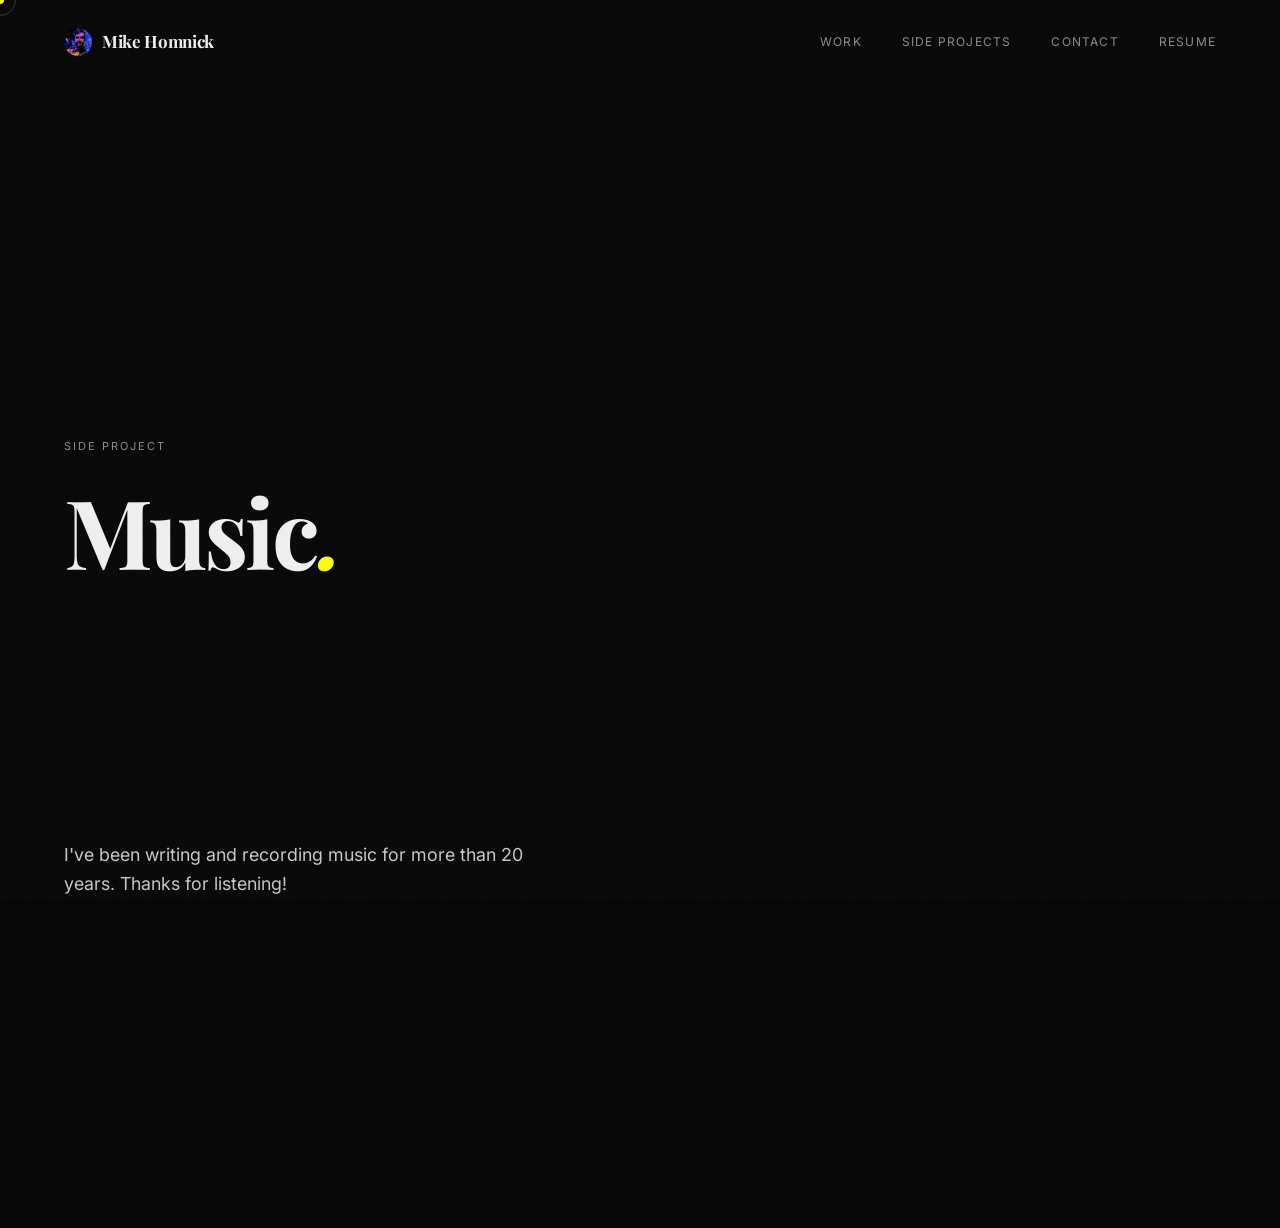
<file: music.html>
<!DOCTYPE html>
<html lang="en">
<head>
  <meta charset="UTF-8">
  <meta name="viewport" content="width=device-width, initial-scale=1.0">
  <title>Music — Mike Homnick</title>
  <link rel="preconnect" href="https://fonts.googleapis.com">
  <link rel="preconnect" href="https://fonts.gstatic.com" crossorigin>
  <link href="https://fonts.googleapis.com/css2?family=Playfair+Display:ital,wght@0,700;0,900;1,700&family=Inter:wght@300;400;500&display=swap" rel="stylesheet">
  <link rel="icon" type="image/jpeg" href="images/mike.jpg">
  <link rel="stylesheet" href="style.css">
  <link rel="stylesheet" href="case-study.css">
</head>
<body>

  <div class="cursor" id="cursor"></div>
  <div class="cursor-follower" id="cursor-follower"></div>

  <nav id="nav">
    <a href="index.html" class="nav-logo"><img src="images/mike.jpg" class="nav-avatar" alt="Mike Homnick">Mike Homnick</a>
    <div class="nav-links">
      <a href="index.html#work">Work</a>
      <div class="nav-dropdown">
        <span class="nav-dropdown-trigger">Side Projects</span>
        <div class="nav-dropdown-menu">
          <div class="nav-dropdown-menu-inner">
            <a href="game-dev.html">Game Dev</a>
            <a href="photography.html">Photography</a>
            <a href="music.html">Music</a>
          </div>
        </div>
      </div>
      <a href="index.html#contact">Contact</a>
      <a href="resume.pdf" target="_blank" rel="noopener">Resume</a>
    </div>
    <button class="nav-hamburger" id="nav-hamburger" aria-label="Menu">
      <span></span><span></span><span></span>
    </button>
  </nav>

  <!-- Mobile menu -->
  <nav class="nav-mobile-menu" id="nav-mobile-menu">
    <a href="index.html#work">Work</a>
    <div class="nav-mobile-divider"></div>
    <a href="game-dev.html">Game Dev</a>
    <a href="photography.html">Photography</a>
    <a href="music.html">Music</a>
    <div class="nav-mobile-divider"></div>
    <a href="index.html#contact">Contact</a>
    <a href="resume.pdf" target="_blank" rel="noopener">Resume</a>
  </nav>

  <!-- ===================== HERO ===================== -->
  <header class="cs-hero">
    <div class="cs-hero-inner">
      <p class="cs-eyebrow reveal">Side Project</p>
      <h1 class="cs-title reveal">Music<em>.</em></h1>
    </div>
  </header>

  <!-- ===================== CONTENT ===================== -->
  <section class="music-section reveal">
    <div class="music-text">
      <p class="cs-hero-sub">I've been writing and recording music for more than 20 years. Thanks for listening!</p>
    </div>
    <div class="music-embed">
      <iframe
        src="https://open.spotify.com/embed/artist/27pbObxdkKcF4XXMigoWYh?utm_source=generator&theme=0"
        width="100%"
        height="380"
        frameborder="0"
        allow="autoplay; clipboard-write; encrypted-media; fullscreen; picture-in-picture"
        loading="lazy">
      </iframe>
    </div>
  </section>

  <script src="script.js"></script>
</body>
</html>
</file>
<file: style.css>
/* ============================================================
   RESET & TOKENS
   ============================================================ */
*, *::before, *::after {
  box-sizing: border-box;
  margin: 0;
  padding: 0;
}

:root {
  --bg:       #080808;
  --surface:  #111111;
  --border:   #1c1c1c;
  --text:     #efefef;
  --muted:    #8c8c8c;
  --muted-lt: #c8c8c8;
  --accent:   #fbff00;

  --serif: 'Playfair Display', Georgia, 'Times New Roman', serif;
  --sans:  'Inter', system-ui, -apple-system, sans-serif;

  --ease-out: cubic-bezier(0.23, 1, 0.32, 1);
  --pad-x: clamp(24px, 5vw, 80px);
}

html {
  scroll-behavior: smooth;
}

body {
  background: var(--bg);
  color: var(--text);
  font-family: var(--sans);
  font-size: 16px;
  line-height: 1.6;
  -webkit-font-smoothing: antialiased;
  -moz-osx-font-smoothing: grayscale;
  cursor: none;
  overflow-x: hidden;
}

a { color: inherit; text-decoration: none; }
strong { font-weight: 500; }

/* ============================================================
   GRAIN OVERLAY
   ============================================================ */
body::after {
  content: '';
  position: fixed;
  inset: 0;
  z-index: 9000;
  pointer-events: none;
  opacity: 0.03;
  background-image: url("data:image/svg+xml,%3Csvg xmlns='http://www.w3.org/2000/svg' width='300' height='300'%3E%3Cfilter id='n'%3E%3CfeTurbulence type='fractalNoise' baseFrequency='0.85' numOctaves='4' stitchTiles='stitch'/%3E%3C/filter%3E%3Crect width='300' height='300' filter='url(%23n)'/%3E%3C/svg%3E");
  background-size: 300px 300px;
}

/* ============================================================
   CUSTOM CURSOR
   ============================================================ */
.cursor {
  position: fixed;
  width: 8px;
  height: 8px;
  background: var(--accent);
  border-radius: 50%;
  pointer-events: none;
  z-index: 9999;
  transform: translate(-50%, -50%);
  transition: transform 0.12s var(--ease-out),
              width 0.2s var(--ease-out),
              height 0.2s var(--ease-out),
              background 0.2s;
  will-change: left, top;
}

.cursor-follower {
  position: fixed;
  width: 32px;
  height: 32px;
  border: 1px solid rgba(239, 239, 239, 0.2);
  border-radius: 50%;
  pointer-events: none;
  z-index: 9998;
  transform: translate(-50%, -50%);
  transition: transform 0.3s var(--ease-out),
              width 0.3s var(--ease-out),
              height 0.3s var(--ease-out),
              border-color 0.3s;
  will-change: left, top;
}

.cursor.is-hovered {
  width: 14px;
  height: 14px;
}

.cursor-follower.is-hovered {
  width: 48px;
  height: 48px;
  border-color: color-mix(in srgb, var(--accent) 40%, transparent);
}

/* ============================================================
   NAVIGATION
   ============================================================ */
#nav {
  position: fixed;
  top: 0;
  left: 0;
  right: 0;
  z-index: 100;
  display: flex;
  justify-content: space-between;
  align-items: center;
  padding: 28px var(--pad-x);
  transition: padding 0.4s var(--ease-out),
              background 0.4s,
              border-color 0.4s;
  border-bottom: 1px solid transparent;
}

#nav.scrolled {
  padding-top: 16px;
  padding-bottom: 16px;
  background: rgba(8, 8, 8, 0.85);
  backdrop-filter: blur(16px);
  -webkit-backdrop-filter: blur(16px);
  border-bottom-color: var(--border);
}

.nav-logo {
  font-family: var(--serif);
  font-size: 17px;
  font-weight: 700;
  letter-spacing: -0.02em;
  color: var(--text);
  display: flex;
  align-items: center;
  gap: 10px;
}

.nav-avatar {
  width: 28px;
  height: 28px;
  border-radius: 50%;
  object-fit: cover;
  object-position: center top;
  flex-shrink: 0;
}

.nav-links {
  display: flex;
  gap: 40px;
}

.nav-links a {
  font-size: 12px;
  font-weight: 400;
  letter-spacing: 0.1em;
  text-transform: uppercase;
  color: var(--muted);
  transition: color 0.2s;
}

.nav-links a:hover {
  color: var(--text);
}

/* ============================================================
   SCROLL REVEAL
   ============================================================ */
.reveal {
  opacity: 0;
  transform: translateY(28px);
  transition: opacity 0.9s var(--ease-out),
              transform 0.9s var(--ease-out);
}

.reveal.visible {
  opacity: 1;
  transform: translateY(0);
}

/* stagger children */
.reveal:nth-child(2) { transition-delay: 0.08s; }
.reveal:nth-child(3) { transition-delay: 0.16s; }
.reveal:nth-child(4) { transition-delay: 0.24s; }

/* ============================================================
   SECTION HEADER
   ============================================================ */
.section-header {
  display: flex;
  align-items: center;
  gap: 16px;
  padding-bottom: 24px;
  margin-bottom: 80px;
  border-bottom: 1px solid var(--border);
}

.section-num {
  font-size: 11px;
  font-weight: 500;
  letter-spacing: 0.1em;
  color: var(--accent);
}

.section-label {
  font-size: 11px;
  letter-spacing: 0.15em;
  text-transform: uppercase;
  color: var(--muted);
}

/* ============================================================
   NAV DROPDOWN
   ============================================================ */
.nav-dropdown {
  position: relative;
  display: flex;
  align-items: center;
}

.nav-dropdown-trigger {
  font-size: 12px;
  font-weight: 400;
  letter-spacing: 0.1em;
  text-transform: uppercase;
  color: var(--muted);
  cursor: pointer;
  transition: color 0.2s;
  user-select: none;
}

.nav-dropdown:hover .nav-dropdown-trigger {
  color: var(--text);
}

.nav-dropdown-menu {
  position: absolute;
  top: 100%;
  right: 0;
  padding-top: 16px;
  opacity: 0;
  pointer-events: none;
  transform: translateY(-4px);
  transition: opacity 0.2s var(--ease-out), transform 0.2s var(--ease-out);
  z-index: 200;
}

.nav-dropdown-menu-inner {
  background: var(--surface);
  border: 1px solid var(--border);
  border-radius: 6px;
  padding: 8px 0;
  min-width: 160px;
}

.nav-dropdown:hover .nav-dropdown-menu {
  opacity: 1;
  pointer-events: auto;
  transform: translateY(0);
}

.nav-dropdown-menu a {
  display: block;
  padding: 10px 20px;
  font-size: 12px;
  letter-spacing: 0.08em;
  text-transform: uppercase;
  color: var(--muted);
  transition: color 0.15s, background 0.15s;
}

.nav-dropdown-menu a:hover {
  color: var(--text);
  background: var(--border);
}

/* ============================================================
   HERO
   ============================================================ */
#hero {
  min-height: 100vh;
  display: flex;
  flex-direction: column;
  justify-content: center;
  padding: 120px var(--pad-x) 96px;
  position: relative;
  overflow: hidden;
}

/* ---- Mesh gradient blobs ---- */
.hero-blobs {
  position: absolute;
  inset: 0;
  z-index: 0;
  pointer-events: none;
}

.blob {
  position: absolute;
  border-radius: 50%;
  filter: blur(90px);
  opacity: 0.55;
  will-change: transform;
}

.blob-1 {
  width: 55vw;
  height: 55vw;
  background: radial-gradient(circle, rgba(20, 50, 160, 0.7), transparent 70%);
  top: -15%;
  left: -10%;
  animation: blobDrift1 18s ease-in-out infinite alternate;
}

.blob-2 {
  width: 45vw;
  height: 45vw;
  background: radial-gradient(circle, rgba(80, 15, 110, 0.6), transparent 70%);
  top: 10%;
  right: -5%;
  animation: blobDrift2 22s ease-in-out infinite alternate;
}

.blob-3 {
  width: 40vw;
  height: 40vw;
  background: radial-gradient(circle, rgba(8, 70, 100, 0.5), transparent 70%);
  bottom: -10%;
  left: 30%;
  animation: blobDrift3 16s ease-in-out infinite alternate;
}

.blob-4 {
  width: 30vw;
  height: 30vw;
  background: radial-gradient(circle, rgba(50, 10, 80, 0.45), transparent 70%);
  bottom: 20%;
  right: 20%;
  animation: blobDrift4 20s ease-in-out infinite alternate;
}

@keyframes blobDrift1 {
  0%   { transform: translate(0, 0) scale(1); }
  100% { transform: translate(8%, 12%) scale(1.1); }
}

@keyframes blobDrift2 {
  0%   { transform: translate(0, 0) scale(1); }
  100% { transform: translate(-10%, 8%) scale(0.95); }
}

@keyframes blobDrift3 {
  0%   { transform: translate(0, 0) scale(1); }
  100% { transform: translate(-8%, -10%) scale(1.08); }
}

@keyframes blobDrift4 {
  0%   { transform: translate(0, 0) scale(1); }
  100% { transform: translate(6%, -12%) scale(1.05); }
}

.hero-content {
  position: relative;
  z-index: 1;
}

.hero-content {
  max-width: 1400px;
}

.hero-greeting {
  font-family: var(--serif);
  font-size: clamp(22px, 2.8vw, 40px);
  font-weight: 700;
  font-style: italic;
  letter-spacing: -0.02em;
  color: var(--muted-lt);
  margin-bottom: 16px;
}

.hero-eyebrow {
  font-size: 11px;
  letter-spacing: 0.2em;
  text-transform: uppercase;
  color: var(--muted);
  margin-bottom: 28px;
  transition-delay: 0.1s;
}

.hero-title {
  font-family: var(--serif);
  font-size: clamp(64px, 9.5vw, 140px);
  font-weight: 700;
  line-height: 0.95;
  letter-spacing: -0.03em;
  margin-bottom: 36px;
  transition-delay: 0.2s;
}

.hero-title em {
  font-style: italic;
  color: var(--accent);
}

.hero-sub {
  font-size: 15px;
  color: var(--muted-lt);
  line-height: 1.75;
  max-width: 640px;
  font-weight: 400;
  transition-delay: 0.35s;
}

.hero-scroll {
  position: absolute;
  bottom: 48px;
  right: var(--pad-x);
  display: flex;
  flex-direction: column;
  align-items: flex-end;
  gap: 12px;
}

.hero-scroll span {
  font-size: 10px;
  letter-spacing: 0.15em;
  text-transform: uppercase;
  color: var(--muted);
  writing-mode: vertical-rl;
}

.scroll-line {
  width: 1px;
  height: 56px;
  background: var(--muted);
  transform-origin: top;
  animation: scrollGrow 2.4s var(--ease-out) infinite;
}

@keyframes scrollGrow {
  0%   { transform: scaleY(0); opacity: 0; }
  40%  { transform: scaleY(1); opacity: 1; }
  100% { transform: scaleY(1); opacity: 0; }
}

/* ============================================================
   WORK
   ============================================================ */
#work {
  padding: 140px var(--pad-x);
}

.project {
  display: grid;
  grid-template-columns: 1.1fr 0.9fr;
  gap: clamp(40px, 6vw, 100px);
  align-items: center;
  padding: 80px 0;
  border-bottom: 1px solid var(--border);
  position: relative;
}

.project--reverse {
  grid-template-columns: 0.9fr 1.1fr;
}

.project--reverse .project-image {
  order: 2;
}

.project--reverse .project-info {
  order: 1;
}

/* Project Image */
.project-image {
  display: block;
  position: relative;
  aspect-ratio: 4 / 3;
  overflow: hidden;
  border-radius: 3px;
}

.project-thumb {
  width: 100%;
  height: 100%;
  overflow: hidden;
  transition: transform 0.7s var(--ease-out);
}

.project-image:hover .project-thumb {
  transform: scale(1.04);
}

.project-thumb-img {
  width: 100%;
  height: 100%;
  object-fit: cover;
  display: block;
  transition: transform 0.7s var(--ease-out);
}

.project-image:hover .project-thumb-img {
  transform: scale(1.04);
}

.project-thumb-box {
  width: 100%;
  height: 100%;
  background: var(--surface);
  border: 1px solid var(--border);
  display: flex;
  align-items: center;
  justify-content: center;
  padding: 32px;
}

.project-thumb-box img {
  width: 40%;
  height: auto;
  display: block;
  transition: transform 0.7s var(--ease-out);
}

.project-image:hover .project-thumb-box img {
  transform: scale(1.04);
}

.thumb-inner {
  width: 100%;
  height: 100%;
  display: flex;
  align-items: center;
  justify-content: center;
  position: relative;
}

/* Placeholder art */
.p1 {
  background: linear-gradient(135deg, #0d0d1a 0%, #13182e 55%, #1a2244 100%);
}
.p2 {
  background: linear-gradient(135deg, #130808 0%, #220e0e 55%, #351515 100%);
}
.p3 {
  background: linear-gradient(135deg, #080d0a 0%, #0c1a12 55%, #0f2619 100%);
}

/* UI chrome for p1 */
.thumb-ui-bar {
  position: absolute;
  top: 18%;
  left: 12%;
  right: 12%;
  height: 3px;
  background: rgba(255,255,255,0.08);
  border-radius: 2px;
}

.thumb-ui-card {
  position: absolute;
  top: 30%;
  left: 12%;
  right: 12%;
  bottom: 18%;
  background: rgba(255,255,255,0.04);
  border: 1px solid rgba(255,255,255,0.06);
  border-radius: 6px;
}

.thumb-ui-card--sm {
  top: 35%;
  left: 20%;
  right: 30%;
  bottom: 30%;
  background: rgba(255,255,255,0.06);
}

/* UI chrome for p2 */
.thumb-ui-chart {
  position: absolute;
  bottom: 18%;
  left: 14%;
  right: 14%;
  height: 55%;
  display: flex;
  align-items: flex-end;
  gap: 8%;
}

.chart-bar {
  flex: 1;
  background: rgba(232, 49, 42, 0.35);
  border-radius: 2px 2px 0 0;
}

/* UI chrome for p3 */
.thumb-ui-circles {
  position: relative;
  width: 56%;
  height: 56%;
}

.circle {
  position: absolute;
  border-radius: 50%;
}

.c1 {
  width: 70%;
  height: 70%;
  top: 0;
  left: 0;
  background: rgba(255, 255, 255, 0.07);
}

.c2 {
  width: 55%;
  height: 55%;
  bottom: 0;
  right: 0;
  background: rgba(100, 200, 150, 0.12);
}

.c3 {
  width: 35%;
  height: 35%;
  top: 20%;
  left: 30%;
  background: rgba(232, 49, 42, 0.2);
}

/* Project number badge */
.project-num {
  position: absolute;
  top: 16px;
  left: 16px;
  font-size: 10px;
  font-weight: 500;
  letter-spacing: 0.1em;
  color: rgba(255,255,255,0.25);
}

/* Project Info */
.project-meta {
  display: flex;
  flex-wrap: wrap;
  gap: 6px 0;
  margin-bottom: 20px;
}

.project-meta span {
  font-size: 11px;
  color: var(--muted);
  letter-spacing: 0.06em;
}

.project-meta span + span::before {
  content: ' · ';
  margin: 0 6px;
  opacity: 0.5;
}

.project-title a {
  color: inherit;
  transition: opacity 0.2s;
}

.project-title a:hover {
  opacity: 0.7;
}

.project-title {
  font-family: var(--serif);
  font-size: clamp(30px, 3.2vw, 50px);
  font-weight: 700;
  letter-spacing: -0.025em;
  line-height: 1.08;
  margin-bottom: 18px;
}

.project-desc {
  font-size: 14px;
  font-weight: 400;
  color: var(--muted-lt);
  line-height: 1.8;
  margin-bottom: 32px;
  max-width: 380px;
}

.project-link {
  display: inline-flex;
  align-items: center;
  gap: 10px;
  font-size: 13px;
  font-weight: 500;
  letter-spacing: 0.02em;
  color: var(--text);
  padding-bottom: 6px;
  border-bottom: 1px solid var(--border);
  transition: color 0.25s, border-color 0.25s;
}

.project-link svg {
  transition: transform 0.25s var(--ease-out);
}

.project-link:hover {
  color: var(--accent);
  border-color: var(--accent);
}

.project-link:hover svg {
  transform: translateX(5px);
}

/* ============================================================
   ABOUT
   ============================================================ */
#about {
  padding: 140px var(--pad-x);
}

.about-grid {
  display: grid;
  grid-template-columns: 1fr 1fr;
  gap: clamp(48px, 8vw, 120px);
  align-items: start;
}

.about-title {
  font-family: var(--serif);
  font-size: clamp(44px, 5vw, 72px);
  font-weight: 700;
  letter-spacing: -0.025em;
  line-height: 1.0;
  margin-bottom: 36px;
}

.about-title em {
  font-style: italic;
  color: var(--accent);
}

.about-left p {
  font-size: 15px;
  font-weight: 400;
  color: var(--muted-lt);
  line-height: 1.85;
  margin-bottom: 18px;
  max-width: 480px;
}

.about-cta {
  display: inline-block;
  margin-top: 12px;
  font-size: 13px;
  font-weight: 500;
  letter-spacing: 0.02em;
  color: var(--text);
  border-bottom: 1px solid var(--border);
  padding-bottom: 4px;
  transition: color 0.2s, border-color 0.2s;
}

.about-cta:hover {
  color: var(--accent);
  border-color: var(--accent);
}

.stat-row {
  display: flex;
  gap: 48px;
  margin-bottom: 56px;
  padding-bottom: 48px;
  border-bottom: 1px solid var(--border);
}

.stat-num {
  display: block;
  font-family: var(--serif);
  font-size: 56px;
  font-weight: 700;
  letter-spacing: -0.04em;
  line-height: 1;
  color: var(--text);
  margin-bottom: 8px;
}

.stat-label {
  font-size: 11px;
  letter-spacing: 0.1em;
  text-transform: uppercase;
  color: var(--muted);
}

.skills-grid {
  display: grid;
  grid-template-columns: 1fr 1fr;
  gap: 40px;
}

.skills-col h4 {
  font-size: 10px;
  letter-spacing: 0.18em;
  text-transform: uppercase;
  color: var(--accent);
  margin-bottom: 20px;
}

.skills-col ul {
  list-style: none;
}

.skills-col li {
  font-size: 14px;
  font-weight: 400;
  color: var(--muted-lt);
  padding: 10px 0;
  border-bottom: 1px solid var(--border);
  transition: color 0.2s, padding-left 0.2s;
}

.skills-col li:hover {
  color: var(--text);
  padding-left: 6px;
}

/* ============================================================
   CONTACT
   ============================================================ */
#contact {
  padding: 140px var(--pad-x) 64px;
  display: flex;
  flex-direction: column;
  min-height: 70vh;
  justify-content: space-between;
}

.contact-eyebrow {
  font-size: 11px;
  letter-spacing: 0.15em;
  text-transform: uppercase;
  color: var(--muted);
  margin-bottom: 36px;
}

.contact-title {
  font-family: var(--serif);
  font-size: clamp(60px, 8.5vw, 120px);
  font-weight: 700;
  letter-spacing: -0.03em;
  line-height: 0.95;
  margin-bottom: 56px;
}

.accent-dot {
  color: var(--accent);
}

.contact-email {
  display: inline-block;
  font-size: clamp(18px, 2.4vw, 28px);
  font-weight: 400;
  color: var(--muted-lt);
  margin-bottom: 48px;
  padding-bottom: 20px;
  border-bottom: 1px solid var(--border);
  transition: color 0.25s, border-color 0.25s;
}

.contact-email:hover {
  color: var(--text);
  border-color: var(--muted);
}

.contact-socials {
  display: flex;
  gap: 32px;
  flex-wrap: wrap;
}

.contact-socials a {
  font-size: 12px;
  letter-spacing: 0.1em;
  text-transform: uppercase;
  color: var(--muted);
  transition: color 0.2s;
}

.contact-socials a:hover {
  color: var(--text);
}

footer {
  display: flex;
  justify-content: space-between;
  align-items: center;
  padding-top: 48px;
  border-top: 1px solid var(--border);
  font-size: 11px;
  letter-spacing: 0.05em;
  color: var(--muted);
  margin-top: auto;
}

/* ============================================================
   RESPONSIVE
   ============================================================ */
@media (max-width: 900px) {
  .project,
  .project--reverse {
    grid-template-columns: 1fr;
    gap: 32px;
  }

  .project--reverse .project-image,
  .project--reverse .project-info {
    order: unset;
  }

  .about-grid {
    grid-template-columns: 1fr;
  }
}

/* Hamburger button — hidden on desktop */
.nav-hamburger {
  display: none;
  flex-direction: column;
  justify-content: center;
  gap: 5px;
  background: none;
  border: none;
  cursor: pointer;
  padding: 4px;
  z-index: 200;
}

.nav-hamburger span {
  display: block;
  width: 22px;
  height: 1.5px;
  background: var(--text);
  transition: transform 0.3s var(--ease-out), opacity 0.3s;
}

.nav-hamburger.is-open span:nth-child(1) {
  transform: translateY(6.5px) rotate(45deg);
}

.nav-hamburger.is-open span:nth-child(2) {
  opacity: 0;
}

.nav-hamburger.is-open span:nth-child(3) {
  transform: translateY(-6.5px) rotate(-45deg);
}

/* Mobile menu overlay */
.nav-mobile-menu {
  display: none;
  position: fixed;
  inset: 0;
  z-index: 150;
  background: var(--bg);
  flex-direction: column;
  justify-content: center;
  align-items: flex-start;
  padding: 0 var(--pad-x);
  gap: 8px;
}

.nav-mobile-menu.is-open {
  display: flex;
}

.nav-mobile-menu a {
  font-family: var(--serif);
  font-size: clamp(32px, 8vw, 48px);
  font-weight: 700;
  color: var(--text);
  letter-spacing: -0.02em;
  line-height: 1.2;
}

.nav-mobile-menu a:hover {
  color: var(--accent);
}

.nav-mobile-divider {
  width: 32px;
  height: 1px;
  background: var(--border);
  margin: 16px 0;
}

@media (max-width: 600px) {
  .nav-links { display: none; }
  .nav-hamburger { display: flex; }

  .hero-scroll { display: none; }

  .project {
    padding: 56px 0;
  }

  .stat-row {
    gap: 32px;
  }

  .stat-num {
    font-size: 44px;
  }

  footer {
    flex-direction: column;
    gap: 8px;
    text-align: center;
  }

  /* Disable custom cursor on touch */
  .cursor, .cursor-follower {
    display: none;
  }

  body { cursor: auto; }
}
</file>
<file: case-study.css>
/* ============================================================
   CASE STUDY — PAGE STYLES
   Builds on style.css tokens and base styles
   ============================================================ */

/* ============================================================
   HERO
   ============================================================ */
.cs-hero {
  min-height: 80vh;
  display: flex;
  flex-direction: column;
  justify-content: flex-end;
  padding: 140px var(--pad-x) 80px;
}

.cs-eyebrow {
  font-size: 11px;
  letter-spacing: 0.18em;
  text-transform: uppercase;
  color: var(--muted);
  margin-bottom: 28px;
}

.cs-title {
  font-family: var(--serif);
  font-size: clamp(52px, 7.5vw, 110px);
  font-weight: 700;
  line-height: 0.96;
  letter-spacing: -0.03em;
  margin-bottom: 64px;
  max-width: 1100px;
}

.cs-title em {
  font-style: italic;
  color: var(--accent);
}

.cs-hero-sub {
  font-size: clamp(16px, 1.4vw, 20px);
  color: var(--muted-lt);
  max-width: 600px;
  margin-top: -40px;
  margin-bottom: 48px;
}

.cs-meta {
  display: grid;
  grid-template-columns: repeat(4, 1fr);
  gap: 0;
  border-top: 1px solid var(--border);
  padding-top: 32px;
  max-width: 1000px;
}

.cs-meta-item {
  padding-right: 32px;
}

.cs-meta-item + .cs-meta-item {
  border-left: 1px solid var(--border);
  padding-left: 32px;
}

.cs-meta-label {
  display: block;
  font-size: 10px;
  letter-spacing: 0.15em;
  text-transform: uppercase;
  color: var(--accent);
  margin-bottom: 10px;
}

.cs-meta-value {
  display: block;
  font-size: 13px;
  font-weight: 400;
  color: var(--muted-lt);
  line-height: 1.6;
}

/* ============================================================
   IMAGE BLOCKS
   ============================================================ */
.cs-img-full {
  padding: 0 var(--pad-x);
  margin: 80px 0;
}

.cs-img-placeholder {
  width: 100%;
  aspect-ratio: 16 / 8;
  background: var(--surface);
  border: 1px solid var(--border);
  border-radius: 4px;
  display: flex;
  align-items: center;
  justify-content: center;
}

.cs-img-real {
  width: 100%;
  height: auto;
  display: block;
  border-radius: 4px;
}

.cs-img-centered {
  width: 75%;
  margin: 0 auto;
}

.cs-img-placeholder span {
  font-size: 11px;
  letter-spacing: 0.12em;
  text-transform: uppercase;
  color: var(--muted);
}

.cs-img-hero {
  aspect-ratio: 16 / 7;
}

.cs-img-padded {
  padding: 48px;
}

.cs-img-sm {
  aspect-ratio: 4 / 3;
  margin-bottom: 24px;
}

.cs-img-concept {
  margin-bottom: 24px;
}

.cs-img-3up {
  display: grid;
  grid-template-columns: repeat(3, 1fr);
  gap: 12px;
  padding: 0 var(--pad-x);
  margin: 80px 0 12px;
}

@media (max-width: 600px) {
  .cs-img-3up { grid-template-columns: 1fr; }
}

.cs-img-pair {
  display: grid;
  grid-template-columns: 1fr 1fr;
  gap: 16px;
  padding: 0 var(--pad-x);
  margin: 80px 0;
}

.cs-img-pair .cs-img-placeholder {
  aspect-ratio: 4 / 3;
}

/* ============================================================
   BODY CONTENT
   ============================================================ */
.cs-body {
  padding-bottom: 80px;
}

/* Section row: label left, content right */
.cs-section {
  display: grid;
  grid-template-columns: 220px 1fr;
  gap: 48px;
  padding: 80px var(--pad-x);
  border-top: 1px solid var(--border);
  max-width: 1400px;
  margin: 0 auto;
}

.cs-section-label {
  display: flex;
  flex-direction: column;
  gap: 10px;
  padding-top: 6px;
}

.cs-section-label .section-num {
  font-size: 11px;
  font-weight: 500;
  letter-spacing: 0.1em;
  color: var(--accent);
}

.cs-section-label .section-label {
  font-size: 11px;
  letter-spacing: 0.15em;
  text-transform: uppercase;
  color: var(--muted);
}

.cs-section-content {
  max-width: 680px;
}

.cs-heading {
  font-family: var(--serif);
  font-size: clamp(28px, 2.8vw, 42px);
  font-weight: 700;
  letter-spacing: -0.02em;
  line-height: 1.1;
  margin-bottom: 28px;
}

.cs-subheading {
  font-family: var(--serif);
  font-size: 20px;
  font-weight: 700;
  letter-spacing: -0.01em;
  margin-top: 40px;
  margin-bottom: 16px;
}

.cs-section-content p {
  font-size: 17px;
  font-weight: 400;
  color: var(--muted-lt);
  line-height: 1.8;
  margin-bottom: 20px;
}

.cs-section-content p:last-child {
  margin-bottom: 0;
}

.cs-list {
  margin: 20px 0 20px 20px;
}

.cs-list li {
  font-size: 17px;
  font-weight: 400;
  color: var(--muted-lt);
  line-height: 1.8;
  margin-bottom: 8px;
  padding-left: 8px;
}

/* ============================================================
   PULL QUOTE
   ============================================================ */
.cs-quote {
  padding: 80px var(--pad-x);
  border-top: 1px solid var(--border);
  border-bottom: 1px solid var(--border);
  margin: 0 0 0 0;
  text-align: center;
}

.cs-quote p {
  font-family: var(--serif);
  font-size: clamp(28px, 3.5vw, 52px);
  font-style: italic;
  font-weight: 700;
  letter-spacing: -0.02em;
  line-height: 1.15;
  color: var(--text);
  max-width: 900px;
  margin: 0 auto 24px;
}

.cs-quote cite {
  font-size: 12px;
  letter-spacing: 0.1em;
  text-transform: uppercase;
  color: var(--muted);
  font-style: normal;
}

/* ============================================================
   RESULTS STATS
   ============================================================ */
.cs-results-intro {
  font-size: 14px !important;
  color: var(--muted-lt) !important;
  margin-bottom: 16px !important;
}

.cs-stats {
  display: grid;
  grid-template-columns: repeat(3, 1fr);
  gap: 12px;
  margin-bottom: 12px;
}

.cs-stat-card {
  background: var(--surface);
  border: 1px solid var(--border);
  border-radius: 8px;
  padding: 32px 28px;
  display: flex;
  flex-direction: column;
  gap: 16px;
}

.cs-stat-card--wide {
  text-align: center;
  align-items: center;
  margin-bottom: 40px;
}

.cs-stat-num {
  font-family: var(--serif);
  font-size: clamp(36px, 4vw, 56px);
  font-weight: 700;
  letter-spacing: -0.03em;
  color: var(--text);
  line-height: 1;
}

.cs-stat-card .cs-stat-label {
  font-size: 13px;
  font-weight: 400;
  color: var(--muted-lt);
  line-height: 1.5;
}

@media (max-width: 900px) {
  .cs-stats {
    grid-template-columns: 1fr;
  }
}

/* ============================================================
   MEMBER QUOTES
   ============================================================ */
.cs-member-quotes {
  display: grid;
  grid-template-columns: repeat(3, 1fr);
  gap: 16px;
  margin-top: 40px;
}

@media (max-width: 900px) {
  .cs-member-quotes {
    grid-template-columns: 1fr;
  }
}

.cs-member-quote {
  background: var(--surface);
  border: 1px solid var(--border);
  border-radius: 8px;
  padding: 28px 32px;
}

.cs-member-quote p {
  font-size: 15px !important;
  font-weight: 400 !important;
  color: var(--text) !important;
  line-height: 1.7 !important;
  margin-bottom: 14px !important;
  font-style: italic;
}

.cs-member-quote cite {
  font-size: 11px;
  letter-spacing: 0.1em;
  text-transform: uppercase;
  color: var(--muted);
  font-style: normal;
}

/* ============================================================
   CARDS (Complexities)
   ============================================================ */
.cs-cards {
  display: grid;
  grid-template-columns: 1fr;
  gap: 0;
  margin-top: 36px;
}

.cs-card {
  padding: 28px 0;
  border-top: 1px solid var(--border);
}

.cs-card:last-child {
  border-bottom: 1px solid var(--border);
}

.cs-card h4 {
  font-size: 14px;
  font-weight: 500;
  letter-spacing: -0.01em;
  color: var(--text);
  margin-bottom: 10px;
}

.cs-card p {
  font-size: 15px !important;
  color: var(--muted-lt) !important;
  line-height: 1.7 !important;
  margin-bottom: 0 !important;
}

/* ============================================================
   CONCEPTS (3-up)
   ============================================================ */
.cs-concepts {
  display: grid;
  grid-template-columns: repeat(3, 1fr);
  gap: 24px;
  padding: 0 var(--pad-x);
  margin: 0 0 80px;
}

.cs-concepts--2x2 {
  grid-template-columns: repeat(2, 1fr);
}

.cs-concept h4 {
  font-size: 14px;
  font-weight: 500;
  color: var(--text);
  margin-bottom: 10px;
  letter-spacing: -0.01em;
}

.cs-concept p {
  font-size: 14px;
  font-weight: 400;
  color: var(--muted-lt);
  line-height: 1.7;
}

/* ============================================================
   4-UP IMAGE GRID
   ============================================================ */
.cs-img-4up {
  display: grid;
  grid-template-columns: repeat(2, 1fr);
  gap: 12px;
  padding: 0 var(--pad-x);
  margin: 0 0 80px;
}

.cs-img-4up .cs-img-placeholder {
  aspect-ratio: 3 / 4;
}

@media (max-width: 900px) {
  .cs-img-4up {
    grid-template-columns: repeat(2, 1fr);
  }
}

@media (max-width: 600px) {
  .cs-img-4up {
    grid-template-columns: 1fr;
  }
}

/* ============================================================
   FINDINGS
   ============================================================ */
.cs-findings {
  margin-top: 40px;
  display: flex;
  flex-direction: column;
  gap: 0;
}

.cs-finding {
  display: grid;
  grid-template-columns: 48px 1fr;
  gap: 24px;
  padding: 28px 0;
  border-top: 1px solid var(--border);
  align-items: center;
}

.cs-finding:last-child {
  border-bottom: 1px solid var(--border);
}

.cs-finding-num {
  font-family: var(--serif);
  font-size: 32px;
  font-weight: 700;
  color: var(--muted);
  letter-spacing: -0.04em;
  line-height: 1;
}

.cs-finding p {
  font-size: 15px !important;
  font-weight: 400 !important;
  color: var(--muted-lt) !important;
  line-height: 1.8 !important;
  margin-bottom: 0 !important;
}

/* ============================================================
   SCROLLING IMAGE STRIP
   ============================================================ */
.cs-scroll-strip {
  overflow: hidden;
  margin: 80px 0;
  padding: 0;
}

.cs-scroll-track {
  display: flex;
  gap: 16px;
  width: max-content;
  animation: scrollTrack 40s linear infinite;
}

.cs-scroll-track:hover {
  animation-play-state: paused;
}

.cs-scroll-track img {
  height: 480px;
  width: auto;
  border-radius: 4px;
  display: block;
  flex-shrink: 0;
}

@keyframes scrollTrack {
  0%   { transform: translateX(0); }
  100% { transform: translateX(-50%); }
}

/* ============================================================
   CAPTIONS
   ============================================================ */
figcaption {
  font-size: 11px;
  letter-spacing: 0.05em;
  color: var(--muted);
  margin-top: 10px;
  line-height: 1.5;
}

/* ============================================================
   CLOSING STATEMENT
   ============================================================ */
.cs-closing {
  padding: 80px var(--pad-x);
  border-top: 1px solid var(--border);
  max-width: 1400px;
  margin: 0 auto;
}

.cs-closing p {
  font-family: var(--serif);
  font-size: clamp(20px, 2.2vw, 30px);
  font-weight: 700;
  font-style: italic;
  letter-spacing: -0.02em;
  line-height: 1.4;
  color: var(--muted-lt);
  max-width: 820px;
}

/* ============================================================
   FOOTER NAV
   ============================================================ */
.cs-next {
  display: flex;
  justify-content: space-between;
  align-items: center;
  padding: 48px var(--pad-x);
  border-top: 1px solid var(--border);
}

.cs-back {
  font-size: 13px;
  font-weight: 500;
  color: var(--muted);
  letter-spacing: 0.02em;
  transition: color 0.2s;
}

.cs-back:hover {
  color: var(--text);
}

.cs-next-project {
  display: flex;
  flex-direction: column;
  align-items: flex-end;
  gap: 6px;
  transition: opacity 0.2s;
}

.cs-next-project:hover {
  opacity: 0.7;
}

.cs-next-label {
  font-size: 10px;
  letter-spacing: 0.15em;
  text-transform: uppercase;
  color: var(--muted);
}

.cs-next-title {
  font-family: var(--serif);
  font-size: 20px;
  font-weight: 700;
  letter-spacing: -0.02em;
  color: var(--text);
}

/* ============================================================
   RESPONSIVE
   ============================================================ */
@media (max-width: 900px) {
  .cs-meta {
    grid-template-columns: 1fr 1fr;
    gap: 28px;
  }

  .cs-meta-item + .cs-meta-item {
    border-left: none;
    padding-left: 0;
  }

  .cs-section {
    grid-template-columns: 1fr;
    gap: 24px;
    padding: 56px var(--pad-x);
  }

  .cs-section-label {
    flex-direction: row;
    align-items: center;
    gap: 16px;
    padding-top: 0;
  }

  .cs-concepts {
    grid-template-columns: 1fr;
    gap: 40px;
  }

  .cs-img-pair {
    grid-template-columns: 1fr;
  }
}

/* ============================================================
   MUSIC PAGE
   ============================================================ */
.music-section {
  display: grid;
  grid-template-columns: 1fr 1fr;
  gap: 80px;
  align-items: center;
  padding: 0 var(--pad-x) 120px;
}

.music-text p {
  max-width: 480px;
}

.music-embed iframe {
  border-radius: 12px;
}

@media (max-width: 700px) {
  .music-section {
    grid-template-columns: 1fr;
    gap: 48px;
  }
}

/* ============================================================
   PHOTOGRAPHY GALLERY LIST
   ============================================================ */
.photo-gallery-list {
  padding: 0 var(--pad-x);
  margin: 0 0 120px;
}

.photo-gallery-item {
  display: grid;
  grid-template-columns: 1fr 1fr;
  gap: 80px;
  align-items: center;
  padding: 80px 0;
  border-top: 1px solid var(--border);
}

.photo-gallery-item:last-child {
  border-bottom: 1px solid var(--border);
}

.photo-gallery-thumb .cs-img-placeholder,
.photo-gallery-thumb img {
  aspect-ratio: 4/3;
  width: 100%;
  object-fit: cover;
}

.photo-gallery-info {
  display: flex;
  flex-direction: column;
  gap: 16px;
}

.photo-gallery-title {
  font-family: var(--serif);
  font-size: clamp(22px, 2.5vw, 32px);
  font-weight: 700;
  color: var(--text);
  letter-spacing: -0.02em;
}

.photo-gallery-desc {
  font-size: 15px;
  color: var(--muted-lt);
  max-width: 420px;
  line-height: 1.6;
}

.photo-gallery-link {
  font-size: 13px;
  font-weight: 500;
  color: var(--text);
  letter-spacing: 0.04em;
  margin-top: 8px;
  transition: opacity 0.2s;
}

.photo-gallery-link:hover {
  opacity: 0.6;
}

@media (max-width: 700px) {
  .photo-gallery-item {
    grid-template-columns: 1fr;
    gap: 32px;
  }
}

/* ============================================================
   SURFACE RANKING DOT MATRIX
   ============================================================ */
.cs-ranking-wrap {
  padding: 0 var(--pad-x);
  margin: 80px 0;
  overflow-x: auto;
}

.cs-ranking-table {
  width: 100%;
  border-collapse: collapse;
  font-size: 13px;
}

.cs-ranking-table th {
  font-family: var(--sans);
  font-size: 10px;
  font-weight: 500;
  letter-spacing: 0.12em;
  text-transform: uppercase;
  color: var(--muted);
  padding: 0 16px 16px;
  text-align: center;
  border-bottom: 1px solid var(--border);
}

.cs-ranking-table th.cs-rank-surface,
.cs-ranking-table td.cs-rank-surface {
  text-align: left;
  padding-left: 0;
}

.cs-ranking-table td {
  padding: 14px 16px;
  text-align: center;
  border-bottom: 1px solid var(--border);
}

.cs-ranking-table td.cs-rank-surface {
  font-family: var(--sans);
  font-size: 13px;
  color: var(--text);
  white-space: nowrap;
}

.cs-ranking-table tbody tr:last-child td {
  border-bottom: none;
}

.dot {
  display: inline-block;
  width: 10px;
  height: 10px;
  border-radius: 50%;
}

.dot-high {
  background: var(--accent);
}

.dot-mid {
  background: var(--muted);
}

.dot-low {
  background: transparent;
  border: 1.5px solid var(--border);
}

.cs-ranking-legend {
  display: flex;
  gap: 24px;
  margin-top: 16px;
  font-size: 11px;
  color: var(--muted);
  align-items: center;
}

.cs-ranking-legend span {
  display: flex;
  align-items: center;
  gap: 6px;
}

.cs-usecase-table th,
.cs-usecase-table td {
  text-align: left;
}

.cs-usecase-surfaces {
  display: flex;
  flex-wrap: wrap;
  gap: 6px;
  padding: 12px 16px;
}

.cs-surface-tag {
  font-size: 11px;
  font-weight: 500;
  letter-spacing: 0.06em;
  color: var(--text);
  background: var(--surface);
  border: 1px solid var(--border);
  border-radius: 3px;
  padding: 3px 8px;
  white-space: nowrap;
}

.cs-usecase-rationale {
  font-size: 13px;
  color: var(--muted-lt);
  padding: 12px 16px;
}

@media (max-width: 600px) {
  .cs-hero {
    padding-top: 120px;
    padding-bottom: 56px;
  }

  .cs-meta {
    grid-template-columns: 1fr;
  }

  .cs-next {
    flex-direction: column;
    gap: 32px;
    align-items: flex-start;
  }

  .cs-next-project {
    align-items: flex-start;
  }
}
</file>
